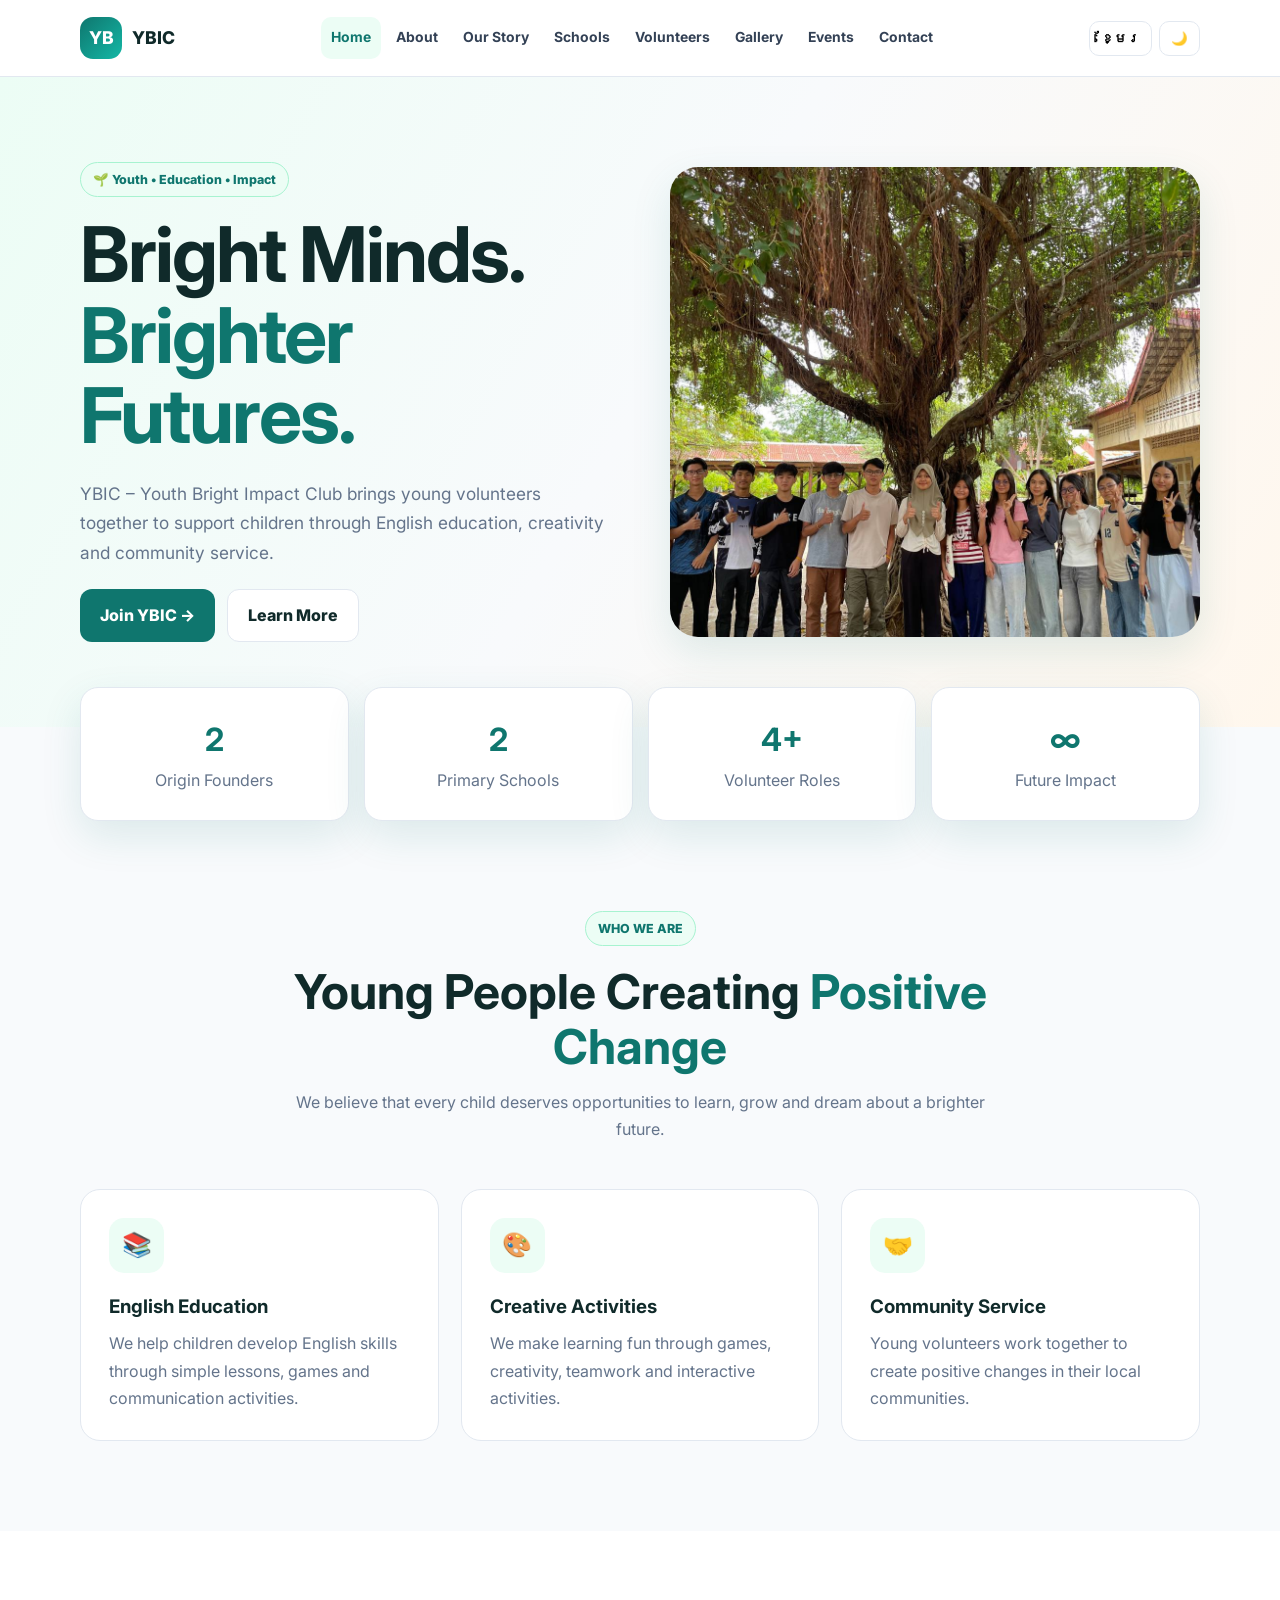
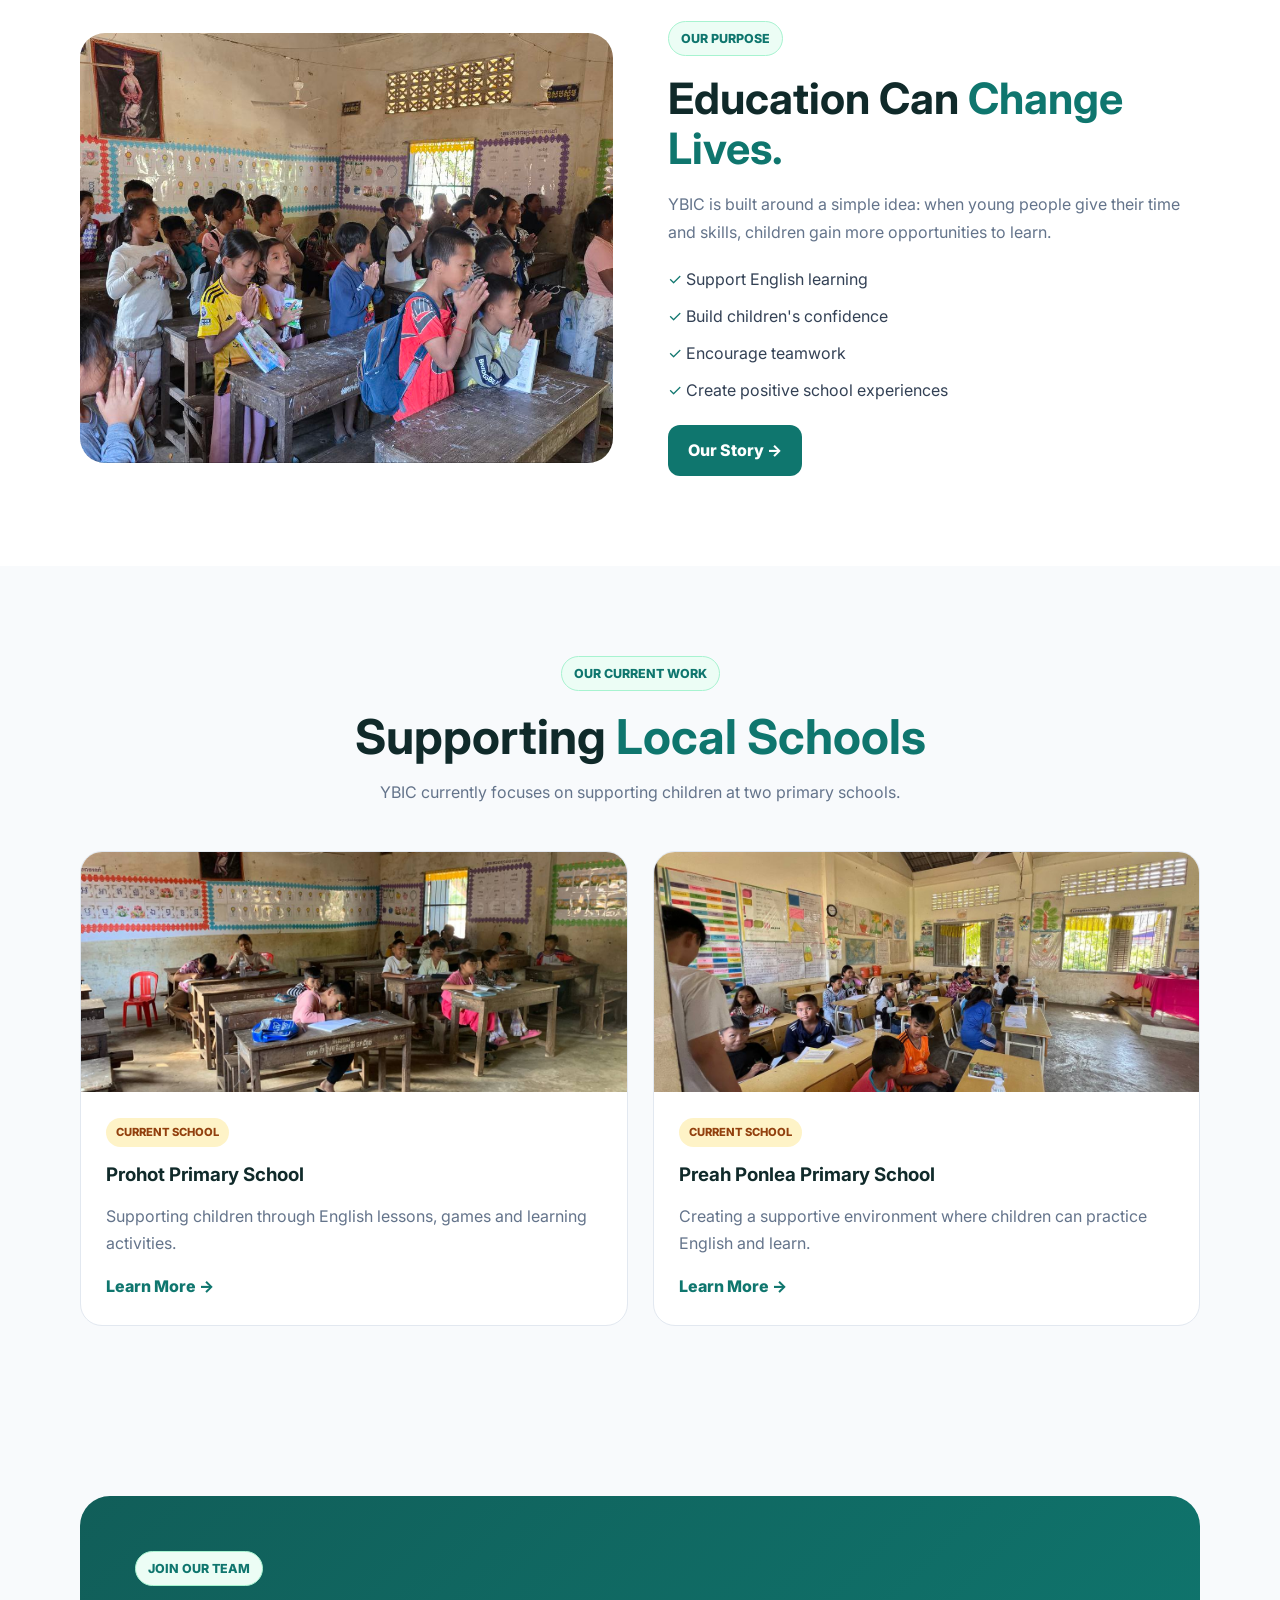
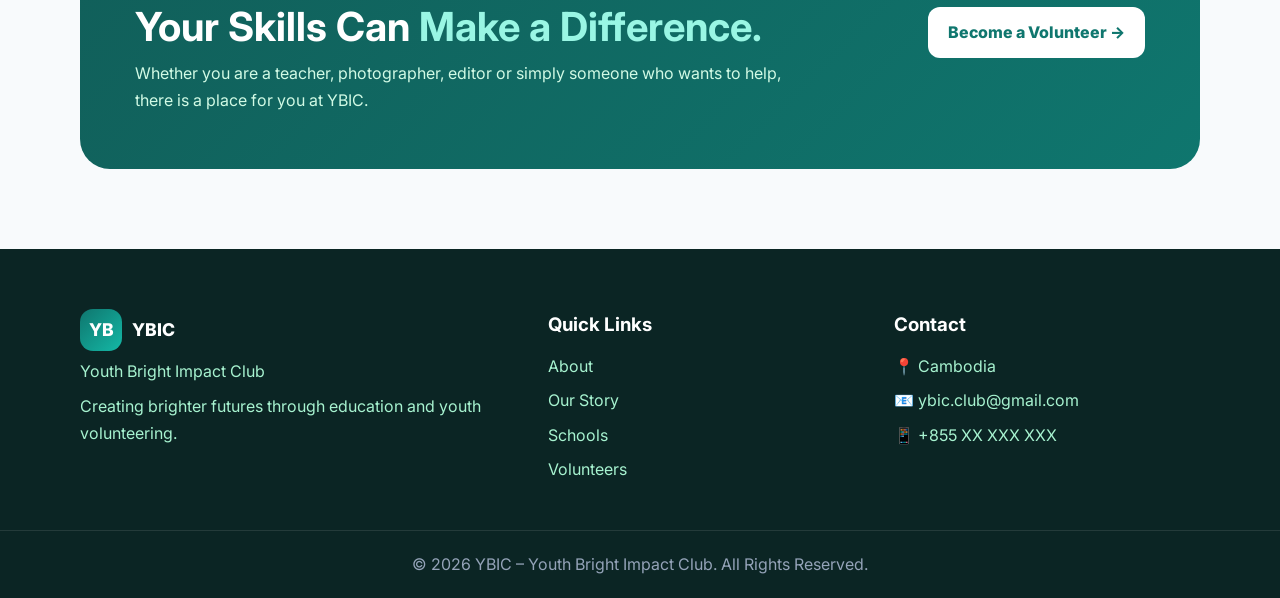
<file: index.html>
<!DOCTYPE html>
<html lang="en">
<head>
    <meta charset="UTF-8">
    <meta name="viewport" content="width=device-width, initial-scale=1.0">

    <title>YBIC | Youth Bright Impact Club</title>

    <link rel="stylesheet" href="style.css">

    <link rel="preconnect" href="https://fonts.googleapis.com">
    <link rel="preconnect" href="https://fonts.gstatic.com" crossorigin>

    <link href="https://fonts.googleapis.com/css2?family=Inter:wght@400;500;600;700;800&family=Noto+Sans+Khmer:wght@400;500;600;700&display=swap" rel="stylesheet">
</head>

<body>

<!-- ================= NAVBAR ================= -->

<header>
    <div class="container navbar">

        <a href="index.html" class="logo">
            <span class="logo-icon">YB</span>
            <span>YBIC</span>
        </a>

        <nav>
            <ul class="nav-links" id="navLinks">

                <li><a href="index.html" class="active">Home</a></li>
                <li><a href="about.html">About</a></li>
                <li><a href="story.html">Our Story</a></li>
                <li><a href="schools.html">Schools</a></li>
                <li><a href="volunteers.html">Volunteers</a></li>
                <li><a href="gallery.html">Gallery</a></li>
                <li><a href="events.html">Events</a></li>
                <li><a href="contact.html">Contact</a></li>

            </ul>
        </nav>

        <div class="nav-buttons">

            <button id="languageBtn">ខ្មែរ</button>

            <button id="darkModeBtn">🌙</button>

            <button id="menuBtn" class="menu-btn">☰</button>

        </div>

    </div>
</header>


<!-- ================= HERO ================= -->

<section class="hero">

    <div class="container hero-content">

        <div class="hero-text">

            <span class="badge">🌱 Youth • Education • Impact</span>

            <h1>
                Bright Minds.
                <span>Brighter Futures.</span>
            </h1>

            <p>
                YBIC – Youth Bright Impact Club brings young volunteers
                together to support children through English education,
                creativity and community service.
            </p>

            <div class="hero-buttons">

                <a href="volunteers.html" class="btn btn-primary">
                    Join YBIC →
                </a>

                <a href="about.html" class="btn btn-secondary">
                    Learn More
                </a>

            </div>

        </div>


        <div class="hero-image">

            <img
                src="./44444444444444444444444444444.jpg"
                alt="Children learning together"
            >

        </div>

    </div>

</section>


<!-- ================= STATS ================= -->

<section class="stats-section">

    <div class="container stats">

        <div class="stat-card">
            <h2>2</h2>
            <p>Origin Founders</p>
        </div>

        <div class="stat-card">
            <h2>2</h2>
            <p>Primary Schools</p>
        </div>

        <div class="stat-card">
            <h2>4+</h2>
            <p>Volunteer Roles</p>
        </div>

        <div class="stat-card">
            <h2>∞</h2>
            <p>Future Impact</p>
        </div>

    </div>

</section>


<!-- ================= ABOUT ================= -->

<section class="section">

    <div class="container">

        <div class="section-title">

            <span class="badge">WHO WE ARE</span>

            <h2>
                Young People Creating
                <span>Positive Change</span>
            </h2>

            <p>
                We believe that every child deserves opportunities
                to learn, grow and dream about a brighter future.
            </p>

        </div>


        <div class="cards">

            <div class="card">

                <div class="card-icon">📚</div>

                <h3>English Education</h3>

                <p>
                    We help children develop English skills through
                    simple lessons, games and communication activities.
                </p>

            </div>


            <div class="card">

                <div class="card-icon">🎨</div>

                <h3>Creative Activities</h3>

                <p>
                    We make learning fun through games, creativity,
                    teamwork and interactive activities.
                </p>

            </div>


            <div class="card">

                <div class="card-icon">🤝</div>

                <h3>Community Service</h3>

                <p>
                    Young volunteers work together to create positive
                    changes in their local communities.
                </p>

            </div>

        </div>

    </div>

</section>


<!-- ================= MISSION ================= -->

<section class="mission">

    <div class="container mission-content">

        <div class="mission-image">

            <img
                src="./99999999999999999999.jpg"
                alt="Teacher helping students"
            >

        </div>


        <div class="mission-text">

            <span class="badge">OUR PURPOSE</span>

            <h2>
                Education Can
                <span>Change Lives.</span>
            </h2>

            <p>
                YBIC is built around a simple idea:
                when young people give their time and skills,
                children gain more opportunities to learn.
            </p>

            <ul>

                <li>✓ Support English learning</li>

                <li>✓ Build children's confidence</li>

                <li>✓ Encourage teamwork</li>

                <li>✓ Create positive school experiences</li>

            </ul>

            <a href="story.html" class="btn btn-primary">
                Our Story →
            </a>

        </div>

    </div>

</section>


<!-- ================= SCHOOLS ================= -->

<section class="section">

    <div class="container">

        <div class="section-title">

            <span class="badge">OUR CURRENT WORK</span>

            <h2>
                Supporting
                <span>Local Schools</span>
            </h2>

            <p>
                YBIC currently focuses on supporting children
                at two primary schools.
            </p>

        </div>


        <div class="school-grid">

            <div class="school-card">

                <img
                    src="./prohot.jpg"
                    alt="Prohot Primary School"
                >

                <div class="school-content">

                    <span class="small-badge">
                        CURRENT SCHOOL
                    </span>

                    <h3>
                        Prohot Primary School
                    </h3>

                    <p>
                        Supporting children through English lessons,
                        games and learning activities.
                    </p>

                    <a href="schools.html">
                        Learn More →
                    </a>

                </div>

            </div>


            <div class="school-card">

                <img
                    src="./preah ponlea.jpg"
                    alt="Preah Ponlea Primary School"
                >

                <div class="school-content">

                    <span class="small-badge">
                        CURRENT SCHOOL
                    </span>

                    <h3>
                        Preah Ponlea Primary School
                    </h3>

                    <p>
                        Creating a supportive environment where
                        children can practice English and learn.
                    </p>

                    <a href="schools.html">
                        Learn More →
                    </a>

                </div>

            </div>

        </div>

    </div>

</section>


<!-- ================= VOLUNTEER ================= -->

<section class="join-section">

    <div class="container join-box">

        <div>

            <span class="badge">JOIN OUR TEAM</span>

            <h2>
                Your Skills Can
                <span>Make a Difference.</span>
            </h2>

            <p>
                Whether you are a teacher, photographer, editor
                or simply someone who wants to help, there is
                a place for you at YBIC.
            </p>

        </div>


        <a href="volunteers.html" class="btn btn-white">
            Become a Volunteer →
        </a>

    </div>

</section>


<!-- ================= FOOTER ================= -->

<footer>

    <div class="container footer-grid">

        <div>

            <div class="footer-logo">
                <span class="logo-icon">YB</span>
                YBIC
            </div>

            <p>
                Youth Bright Impact Club
            </p>

            <p>
                Creating brighter futures through
                education and youth volunteering.
            </p>

        </div>


        <div>

            <h3>Quick Links</h3>

            <a href="about.html">About</a>
            <a href="story.html">Our Story</a>
            <a href="schools.html">Schools</a>
            <a href="volunteers.html">Volunteers</a>

        </div>


        <div>

            <h3>Contact</h3>

            <p>📍 Cambodia</p>

            <p>📧 ybic.club@gmail.com</p>

            <p>📱 +855 XX XXX XXX</p>

        </div>

    </div>


    <div class="copyright">

        © <span id="year"></span>
        YBIC – Youth Bright Impact Club.
        All Rights Reserved.

    </div>

</footer>


<script src="script.js"></script>

</body>
</html>
</file>
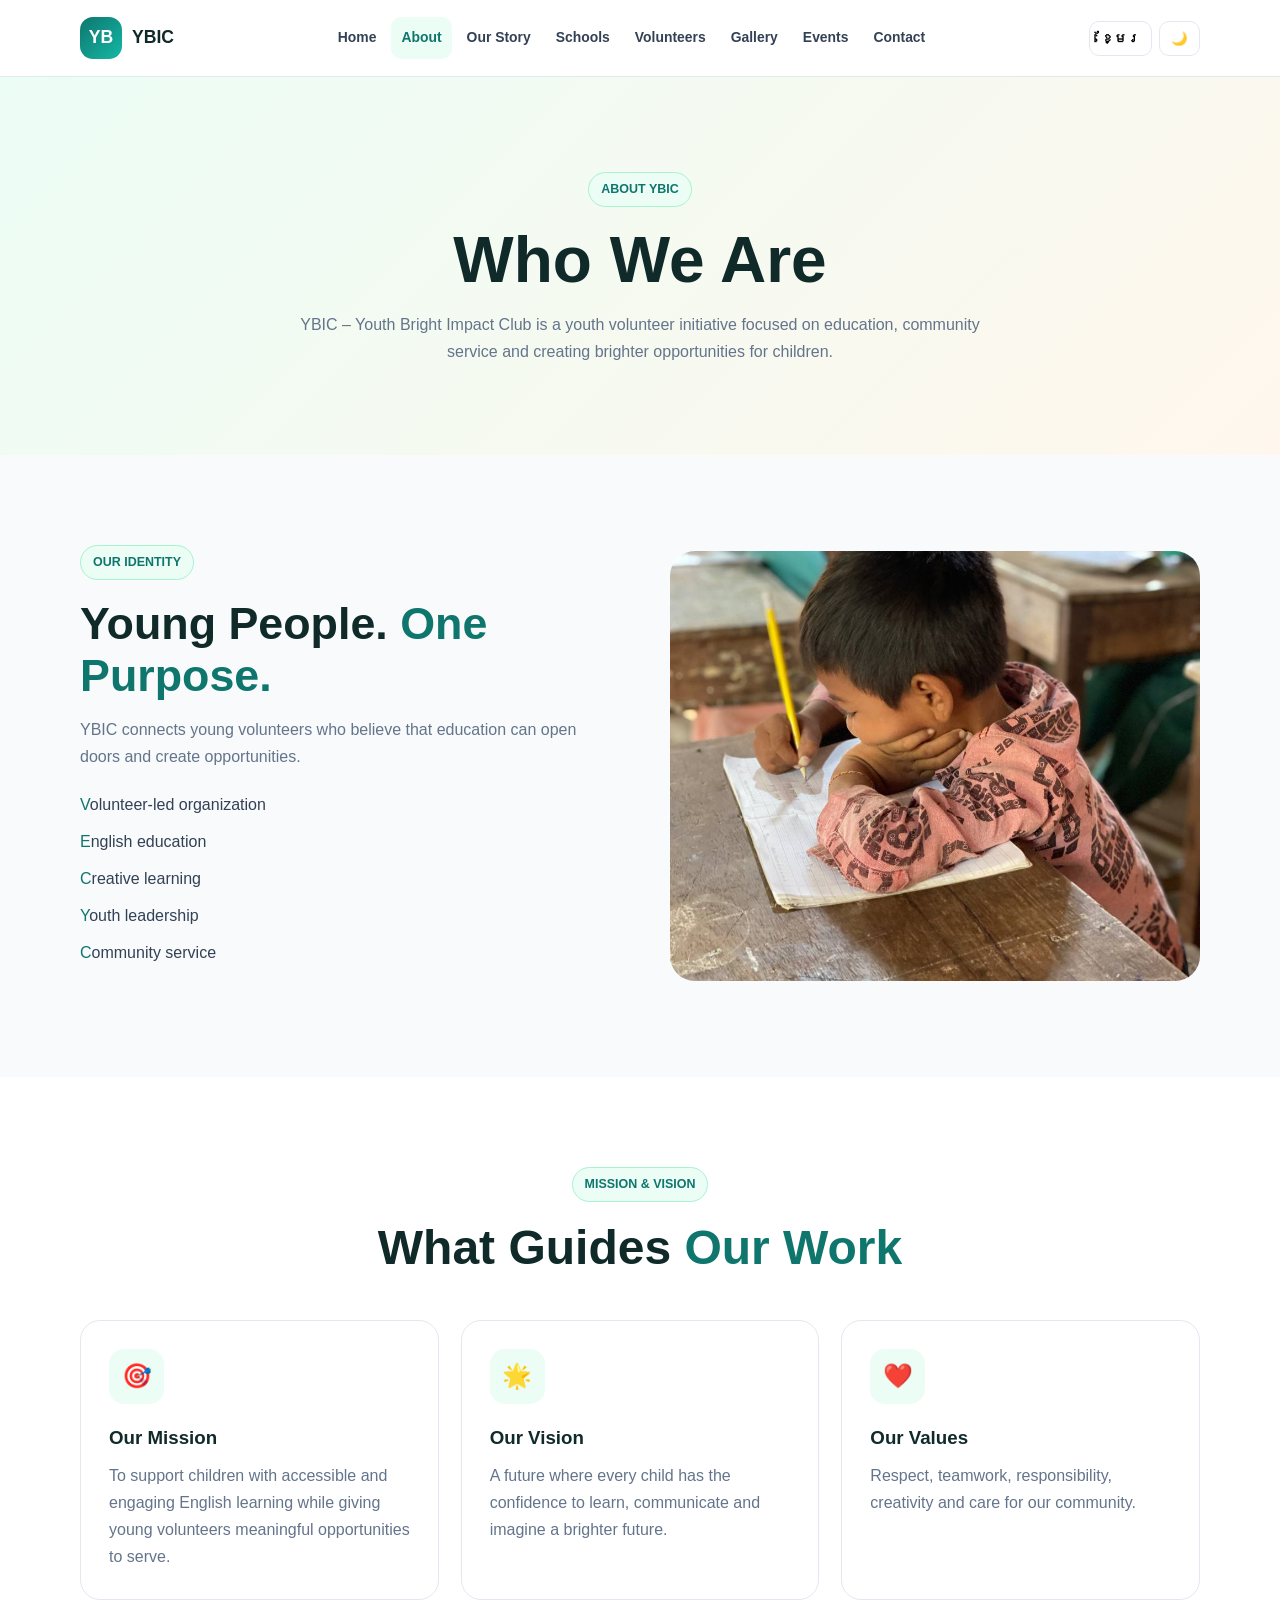
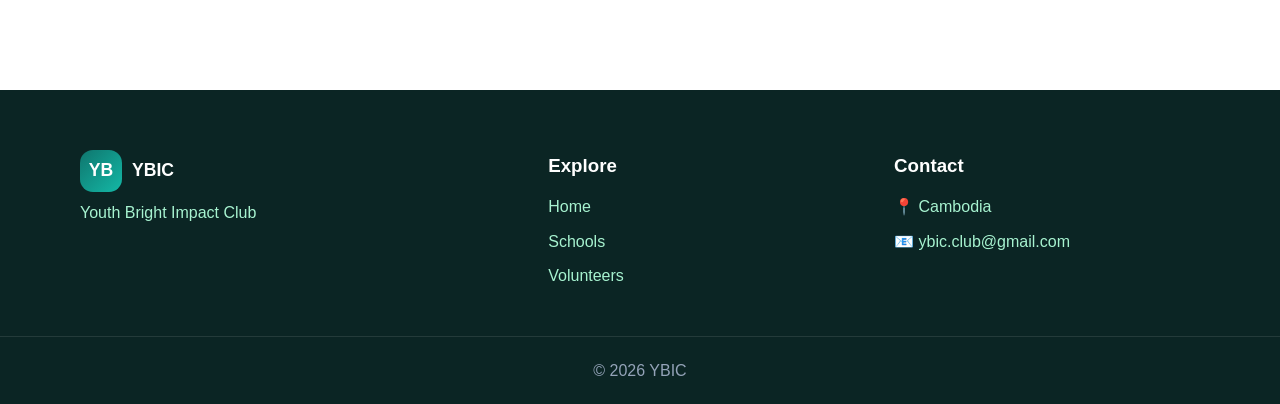
<file: about.html>
<!DOCTYPE html>
<html lang="en">

<head>

    <meta charset="UTF-8">

    <meta name="viewport"
          content="width=device-width, initial-scale=1.0">

    <title>About YBIC</title>

    <link rel="stylesheet" href="style.css">

</head>

<body>

<header>

    <div class="container navbar">

        <a href="index.html" class="logo">
            <span class="logo-icon">YB</span>
            YBIC
        </a>

        <nav>

            <ul class="nav-links" id="navLinks">

                <li><a href="index.html">Home</a></li>

                <li><a href="about.html" class="active">
                    About
                </a></li>

                <li><a href="story.html">
                    Our Story
                </a></li>

                <li><a href="schools.html">
                    Schools
                </a></li>

                <li><a href="volunteers.html">
                    Volunteers
                </a></li>

                <li><a href="gallery.html">
                    Gallery
                </a></li>

                <li><a href="events.html">
                    Events
                </a></li>

                <li><a href="contact.html">
                    Contact
                </a></li>

            </ul>

        </nav>

        <div class="nav-buttons">

            <button id="languageBtn">ខ្មែរ</button>

            <button id="darkModeBtn">🌙</button>

            <button id="menuBtn" class="menu-btn">
                ☰
            </button>

        </div>

    </div>

</header>


<section class="page-hero">

    <div class="container">

        <span class="badge">ABOUT YBIC</span>

        <h1>Who We Are</h1>

        <p>
            YBIC – Youth Bright Impact Club is a youth volunteer
            initiative focused on education, community service
            and creating brighter opportunities for children.
        </p>

    </div>

</section>


<section class="section">

    <div class="container two-column">

        <div>

            <span class="badge">
                OUR IDENTITY
            </span>

            <h2>
                Young People.
                <span>One Purpose.</span>
            </h2>

            <p>
                YBIC connects young volunteers who believe that
                education can open doors and create opportunities.
            </p>

            <ul class="check-list">

                <li>Volunteer-led organization</li>

                <li>English education</li>

                <li>Creative learning</li>

                <li>Youth leadership</li>

                <li>Community service</li>

            </ul>

        </div>


        <div class="image-box">

            <img
                src="./8888888888888888888.jpg"
                alt="Youth volunteers"
            >

        </div>

    </div>

</section>


<section class="light-section">

    <div class="container">

        <div class="section-title">

            <span class="badge">
                MISSION & VISION
            </span>

            <h2>
                What Guides
                <span>Our Work</span>
            </h2>

        </div>


        <div class="cards">

            <div class="card">

                <div class="card-icon">🎯</div>

                <h3>Our Mission</h3>

                <p>
                    To support children with accessible and
                    engaging English learning while giving young
                    volunteers meaningful opportunities to serve.
                </p>

            </div>


            <div class="card">

                <div class="card-icon">🌟</div>

                <h3>Our Vision</h3>

                <p>
                    A future where every child has the confidence
                    to learn, communicate and imagine a brighter future.
                </p>

            </div>


            <div class="card">

                <div class="card-icon">❤️</div>

                <h3>Our Values</h3>

                <p>
                    Respect, teamwork, responsibility, creativity
                    and care for our community.
                </p>

            </div>

        </div>

    </div>

</section>


<footer>

    <div class="container footer-grid">

        <div>

            <div class="footer-logo">
                <span class="logo-icon">YB</span>
                YBIC
            </div>

            <p>
                Youth Bright Impact Club
            </p>

        </div>


        <div>

            <h3>Explore</h3>

            <a href="index.html">Home</a>
            <a href="schools.html">Schools</a>
            <a href="volunteers.html">Volunteers</a>

        </div>


        <div>

            <h3>Contact</h3>

            <p>📍 Cambodia</p>
            <p>📧 ybic.club@gmail.com</p>

        </div>

    </div>


    <div class="copyright">
        © <span id="year"></span> YBIC
    </div>

</footer>


<script src="script.js"></script>

</body>
</html>
</file>
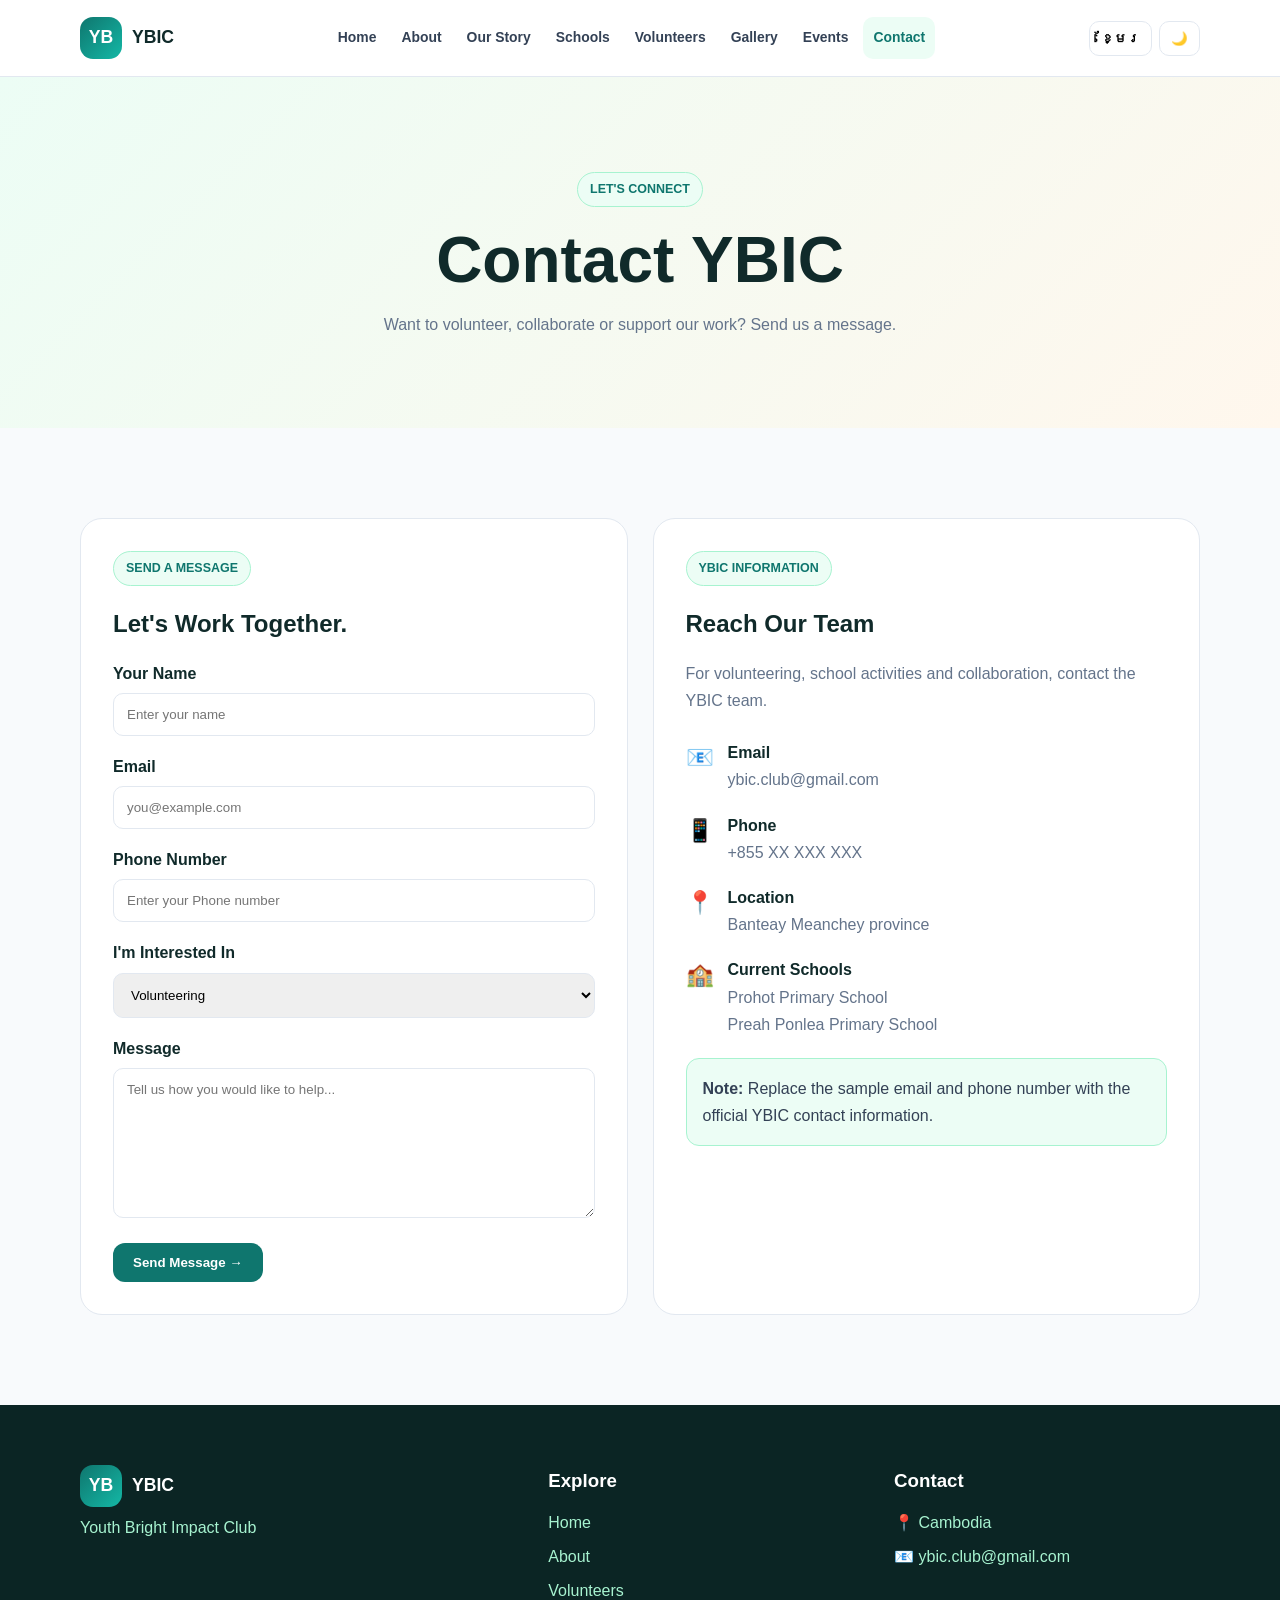
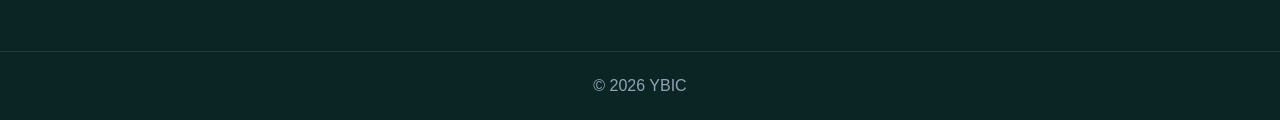
<file: contact.html>
<!DOCTYPE html>
<html lang="en">

<head>

<meta charset="UTF-8">

<meta name="viewport"
content="width=device-width, initial-scale=1.0">

<title>Contact YBIC</title>

<link rel="stylesheet"
href="style.css">

</head>

<body>

<header>

<div class="container navbar">

<a href="index.html"
class="logo">

<span class="logo-icon">YB</span>
YBIC

</a>

<nav>

<ul class="nav-links"
id="navLinks">

<li><a href="index.html">
Home
</a></li>

<li><a href="about.html">
About
</a></li>

<li><a href="story.html">
Our Story
</a></li>

<li><a href="schools.html">
Schools
</a></li>

<li><a href="volunteers.html">
Volunteers
</a></li>

<li><a href="gallery.html">
Gallery
</a></li>

<li><a href="events.html">
Events
</a></li>

<li><a href="contact.html"
class="active">
Contact
</a></li>

</ul>

</nav>

<div class="nav-buttons">

<button id="languageBtn">
ខ្មែរ
</button>

<button id="darkModeBtn">
🌙
</button>

<button id="menuBtn"
class="menu-btn">
☰
</button>

</div>

</div>

</header>


<section class="page-hero">

<div class="container">

<span class="badge">
LET'S CONNECT
</span>

<h1>
Contact YBIC
</h1>

<p>
Want to volunteer, collaborate or support our work?
Send us a message.
</p>

</div>

</section>


<section class="section">

<div class="container contact-grid">


<!-- CONTACT FORM -->

<div class="contact-card">

<span class="badge">
SEND A MESSAGE
</span>

<h2>
Let's Work Together.
</h2>

<form id="contactForm">

<form id="contactForm">

    <div class="form-group">

        <label>Your Name</label>

        <input
            type="text"
            id="name"
            placeholder="Enter your name"
            required
        >

    </div>


    <div class="form-group">

        <label>Email</label>

        <input
            type="email"
            id="email"
            placeholder="you@example.com"
            required
        >

    </div>
   


    
    <div class="form-group">

        <label>Phone Number</label>

        <input
            type="Phone Number"
            id="email"
            placeholder="Enter your Phone number"
            required
        >

    </div>


   

</form>


<div class="form-group">

<label>
I'm Interested In
</label>

<select id="role">

<option>
Volunteering
</option>

<option>
Teaching
</option>

<option>
Photography
</option>

<option>
Editing
</option>

<option>
Partnership
</option>

<option>
Other
</option>

</select>

</div>


<div class="form-group">

<label>
Message
</label>

<textarea
id="message"
placeholder="Tell us how you would like to help..."
required>
</textarea>

</div>


<button
type="submit"
class="btn btn-primary">

Send Message →

</button>

</form>

</div>


<!-- CONTACT INFORMATION -->

<div class="contact-card">

<span class="badge">
YBIC INFORMATION
</span>

<h2>
Reach Our Team
</h2>

<p>
For volunteering, school activities and collaboration,
contact the YBIC team.
</p>


<div class="contact-info">


<div class="contact-item">

<span>📧</span>

<div>

<strong>Email</strong>

<p>
ybic.club@gmail.com
</p>

</div>

</div>


<div class="contact-item">

<span>📱</span>

<div>

<strong>Phone</strong>

<p>
+855 XX XXX XXX
</p>

</div>

</div>


<div class="contact-item">

<span>📍</span>

<div>

<strong>Location</strong>

<p>
Banteay Meanchey province
</p>

</div>

</div>


<div class="contact-item">

<span>🏫</span>

<div>

<strong>Current Schools</strong>

<p>
Prohot Primary School
<br>

Preah Ponlea Primary School

</p>

</div>

</div>


</div>


<div class="notice">

<strong>Note:</strong>

Replace the sample email and phone number
with the official YBIC contact information.

</div>

</div>

</div>

</section>


<footer>

<div class="container footer-grid">

<div>

<div class="footer-logo">

<span class="logo-icon">YB</span>
YBIC

</div>

<p>
Youth Bright Impact Club
</p>

</div>


<div>

<h3>Explore</h3>

<a href="index.html">
Home
</a>

<a href="about.html">
About
</a>

<a href="volunteers.html">
Volunteers
</a>

</div>


<div>

<h3>Contact</h3>

<p>📍 Cambodia</p>

<p>📧 ybic.club@gmail.com</p>

</div>

</div>


<div class="copyright">

© <span id="year"></span>
YBIC

</div>

</footer>


<div id="toast">
Thank you! Your message has been received.
</div>


<script src="script.js"></script>

</body>

</html>
</file>
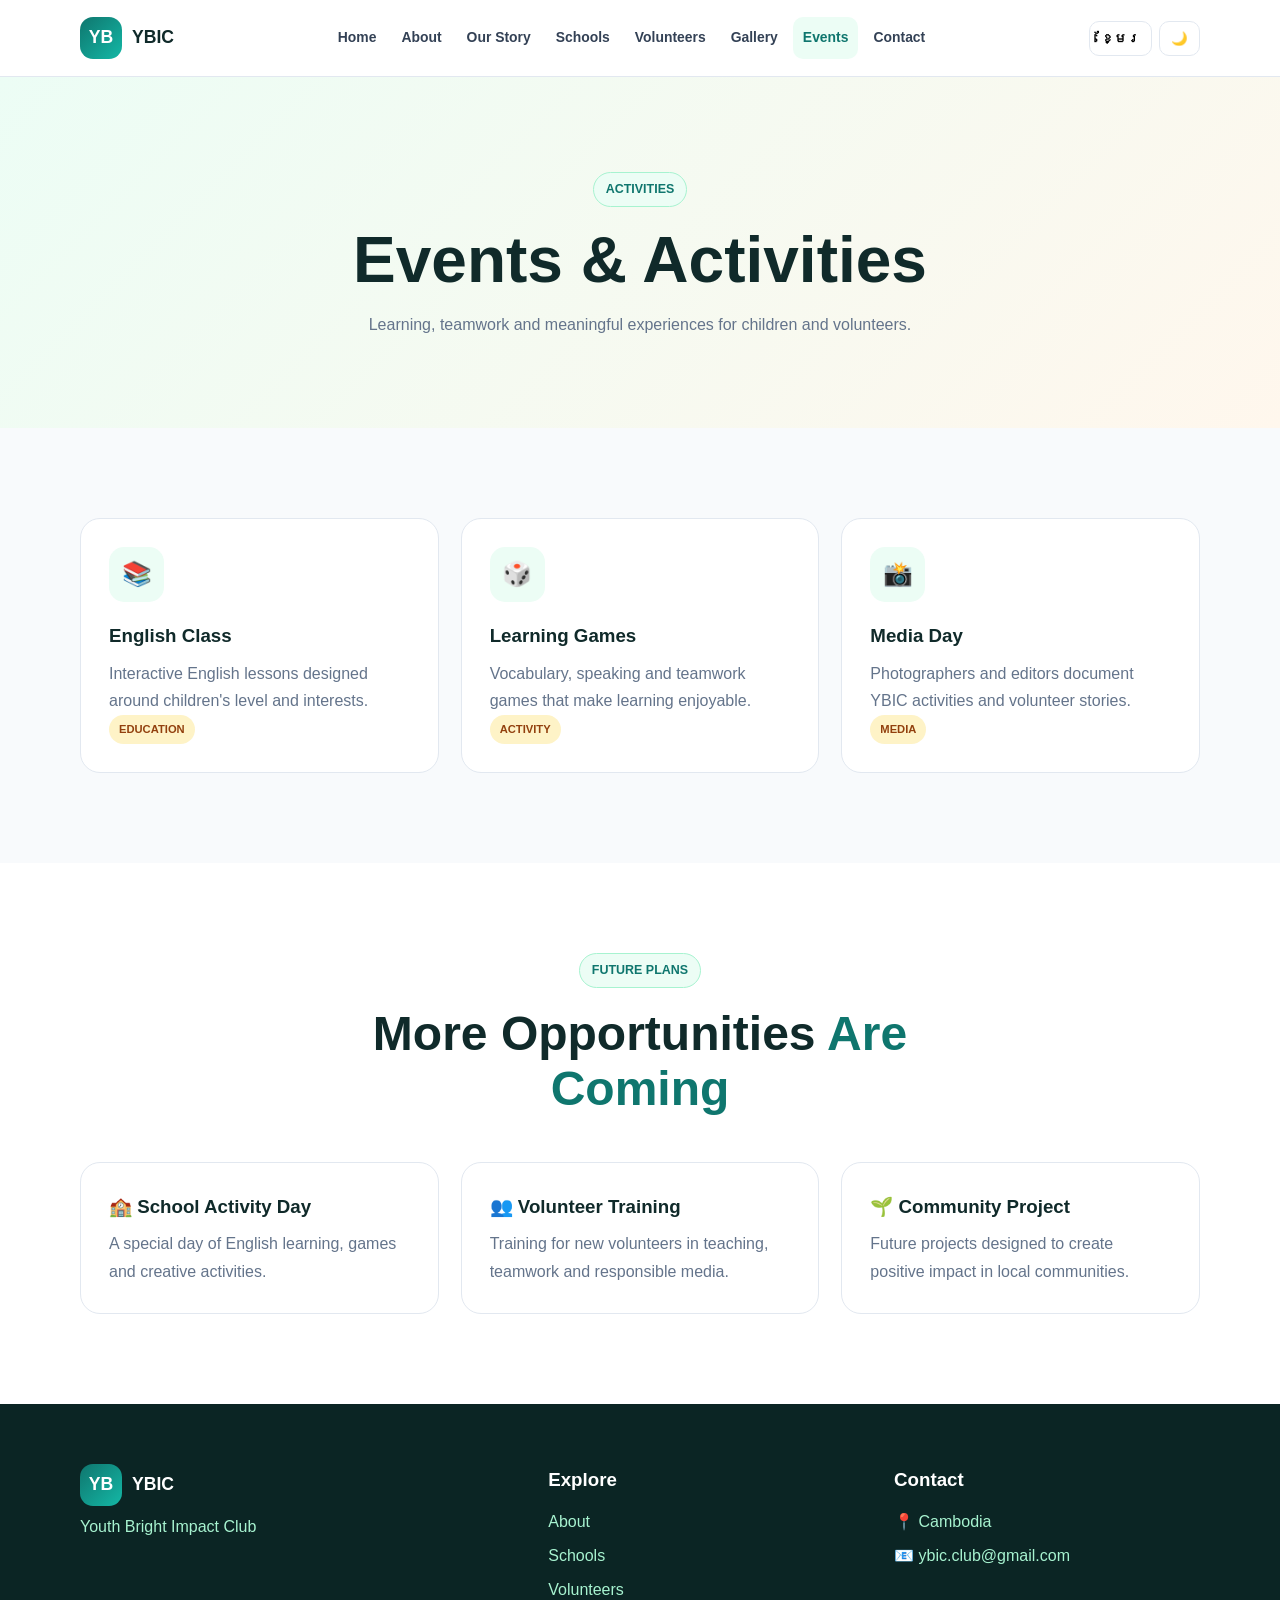
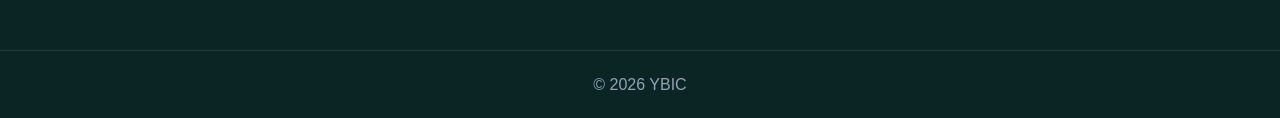
<file: events.html>
<!DOCTYPE html>
<html lang="en">

<head>

<meta charset="UTF-8">

<meta name="viewport"
content="width=device-width, initial-scale=1.0">

<title>Events | YBIC</title>

<link rel="stylesheet"
href="style.css">

</head>

<body>

<header>

<div class="container navbar">

<a href="index.html"
class="logo">

<span class="logo-icon">YB</span>
YBIC

</a>

<nav>

<ul class="nav-links"
id="navLinks">

<li><a href="index.html">Home</a></li>

<li><a href="about.html">About</a></li>

<li><a href="story.html">Our Story</a></li>

<li><a href="schools.html">Schools</a></li>

<li><a href="volunteers.html">Volunteers</a></li>

<li><a href="gallery.html">Gallery</a></li>

<li><a href="events.html"
class="active">
Events
</a></li>

<li><a href="contact.html">Contact</a></li>

</ul>

</nav>

<div class="nav-buttons">

<button id="languageBtn">
ខ្មែរ
</button>

<button id="darkModeBtn">
🌙
</button>

<button id="menuBtn"
class="menu-btn">
☰
</button>

</div>

</div>

</header>


<section class="page-hero">

<div class="container">

<span class="badge">
ACTIVITIES
</span>

<h1>
Events & Activities
</h1>

<p>
Learning, teamwork and meaningful experiences
for children and volunteers.
</p>

</div>

</section>


<section class="section">

<div class="container">

<div class="cards">


<div class="card">

<div class="card-icon">
📚
</div>

<h3>
English Class
</h3>

<p>
Interactive English lessons designed around
children's level and interests.
</p>

<span class="small-badge">
EDUCATION
</span>

</div>


<div class="card">

<div class="card-icon">
🎲
</div>

<h3>
Learning Games
</h3>

<p>
Vocabulary, speaking and teamwork games
that make learning enjoyable.
</p>

<span class="small-badge">
ACTIVITY
</span>

</div>


<div class="card">

<div class="card-icon">
📸
</div>

<h3>
Media Day
</h3>

<p>
Photographers and editors document YBIC
activities and volunteer stories.
</p>

<span class="small-badge">
MEDIA
</span>

</div>


</div>

</div>

</section>


<section class="light-section">

<div class="container">

<div class="section-title">

<span class="badge">
FUTURE PLANS
</span>

<h2>
More Opportunities
<span>Are Coming</span>
</h2>

</div>


<div class="cards">


<div class="card">

<h3>
🏫 School Activity Day
</h3>

<p>
A special day of English learning, games
and creative activities.
</p>

</div>


<div class="card">

<h3>
👥 Volunteer Training
</h3>

<p>
Training for new volunteers in teaching,
teamwork and responsible media.
</p>

</div>


<div class="card">

<h3>
🌱 Community Project
</h3>

<p>
Future projects designed to create positive
impact in local communities.
</p>

</div>


</div>

</div>

</section>


<footer>

<div class="container footer-grid">

<div>

<div class="footer-logo">

<span class="logo-icon">YB</span>
YBIC

</div>

<p>
Youth Bright Impact Club
</p>

</div>


<div>

<h3>Explore</h3>

<a href="about.html">About</a>

<a href="schools.html">Schools</a>

<a href="volunteers.html">Volunteers</a>

</div>


<div>

<h3>Contact</h3>

<p>📍 Cambodia</p>

<p>📧 ybic.club@gmail.com</p>

</div>

</div>


<div class="copyright">

© <span id="year"></span>
YBIC

</div>

</footer>


<script src="script.js"></script>

</body>

</html>
</file>
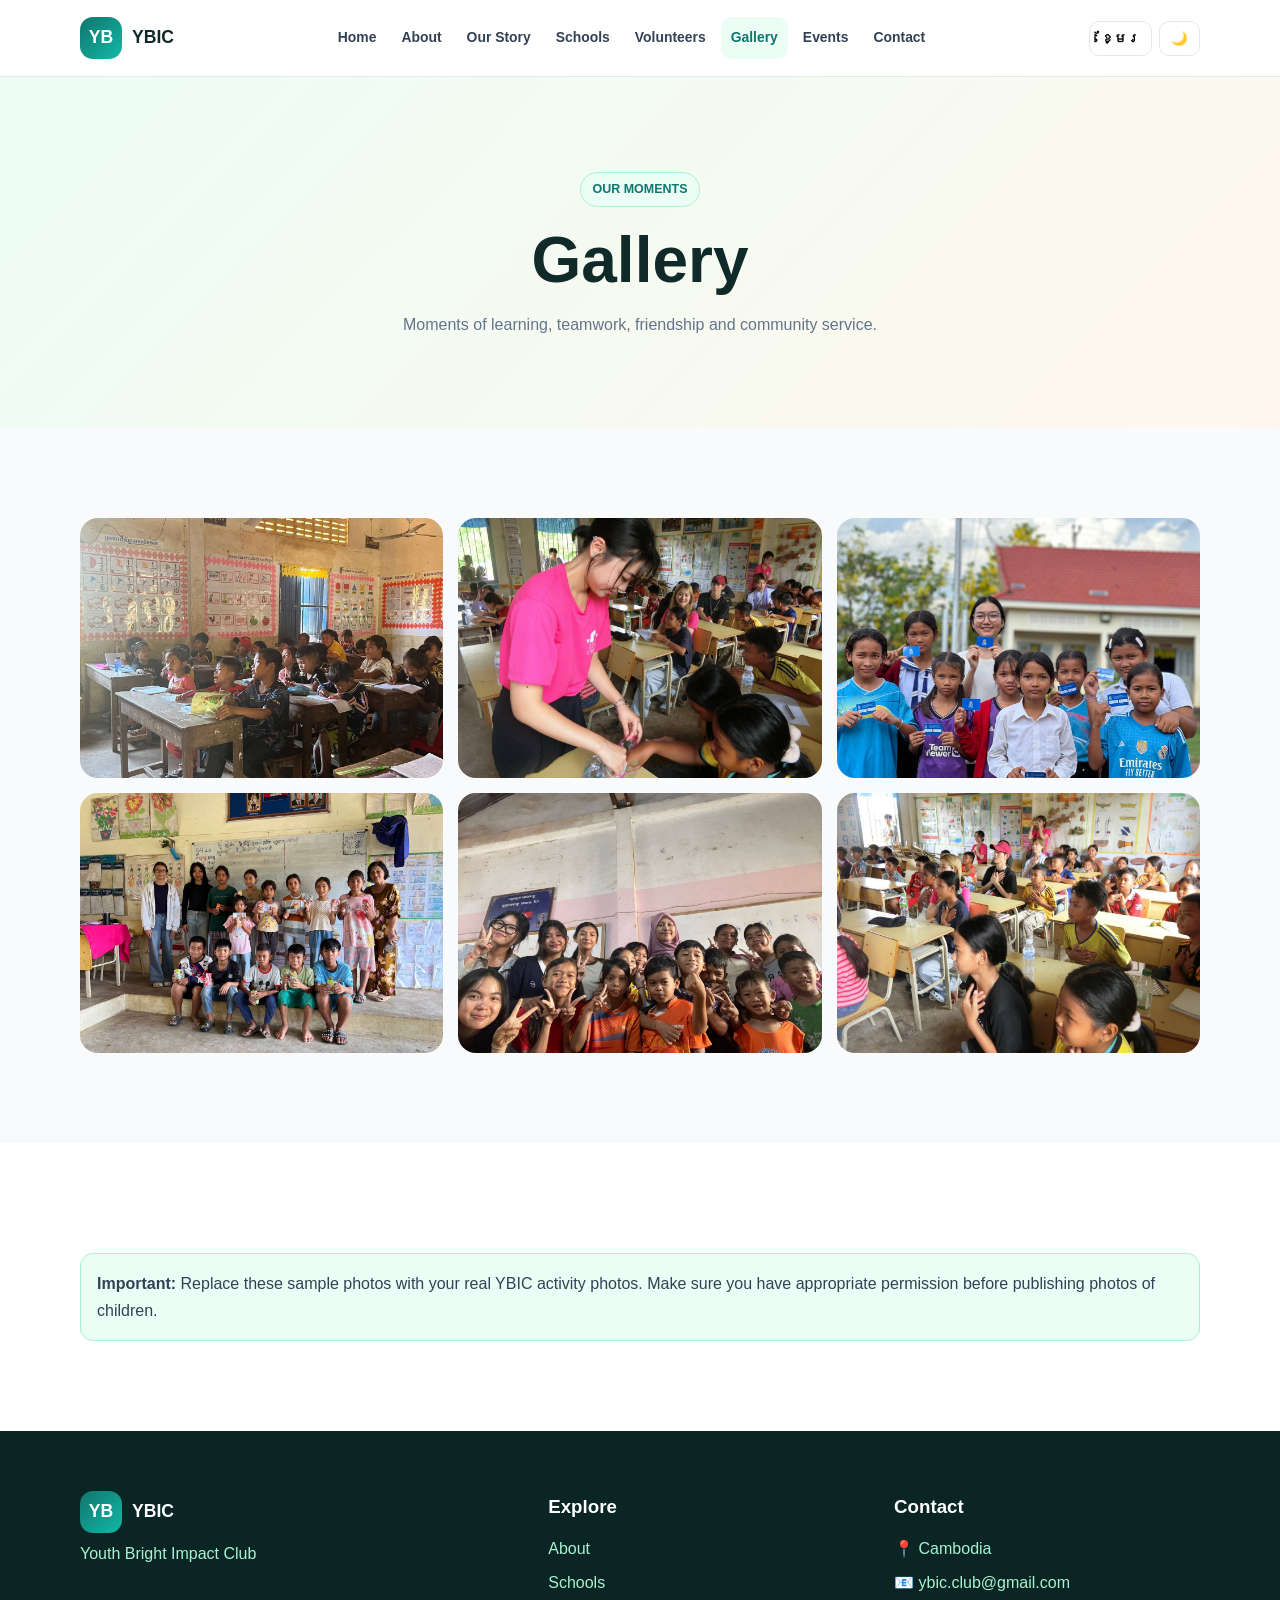
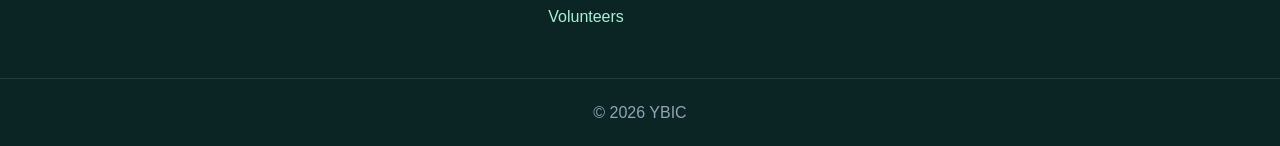
<file: gallery.html>
<!DOCTYPE html>
<html lang="en">

<head>

<meta charset="UTF-8">

<meta name="viewport"
content="width=device-width, initial-scale=1.0">

<title>Gallery | YBIC</title>

<link rel="stylesheet"
href="style.css">

</head>

<body>

<header>

<div class="container navbar">

<a href="index.html"
class="logo">

<span class="logo-icon">YB</span>
YBIC

</a>

<nav>

<ul class="nav-links"
id="navLinks">

<li><a href="index.html">Home</a></li>

<li><a href="about.html">About</a></li>

<li><a href="story.html">Our Story</a></li>

<li><a href="schools.html">Schools</a></li>

<li><a href="volunteers.html">
Volunteers
</a></li>

<li><a href="gallery.html"
class="active">
Gallery
</a></li>

<li><a href="events.html">Events</a></li>

<li><a href="contact.html">Contact</a></li>

</ul>

</nav>

<div class="nav-buttons">

<button id="languageBtn">
ខ្មែរ
</button>

<button id="darkModeBtn">
🌙
</button>

<button id="menuBtn"
class="menu-btn">
☰
</button>

</div>

</div>

</header>


<section class="page-hero">

<div class="container">

<span class="badge">
OUR MOMENTS
</span>

<h1>
Gallery
</h1>

<p>
Moments of learning, teamwork, friendship
and community service.
</p>

</div>

</section>


<section class="section">

<div class="container">

<div class="gallery-grid">


<img src="111111111111111111.jpg"
alt="Children learning">


<img src="./222222222222222222.jpg"
alt="Teacher and children">


<img src="./333333333333333333.jpg"
alt="Volunteers">


<img src="./777777777777777777777777777.jpg"
alt="Young volunteer">


<img src="./55555555555555555.jpg"
alt="Students">


<img src="./666666666666666.jpg"
alt="Classroom">

</div>

</div>

</section>


<section class="light-section">

<div class="container">

<div class="notice">

<strong> Important:</strong>

Replace these sample photos with your real
YBIC activity photos. Make sure you have
appropriate permission before publishing
photos of children.

</div>

</div>

</section>


<footer>

<div class="container footer-grid">

<div>

<div class="footer-logo">

<span class="logo-icon">YB</span>
YBIC

</div>

<p>
Youth Bright Impact Club
</p>

</div>


<div>

<h3>Explore</h3>

<a href="about.html">About</a>

<a href="schools.html">
Schools
</a>

<a href="volunteers.html">
Volunteers
</a>

</div>


<div>

<h3>Contact</h3>

<p>📍 Cambodia</p>

<p>📧 ybic.club@gmail.com</p>

</div>

</div>


<div class="copyright">

© <span id="year"></span>
YBIC

</div>

</footer>


<script src="script.js"></script>

</body>

</html>
</file>
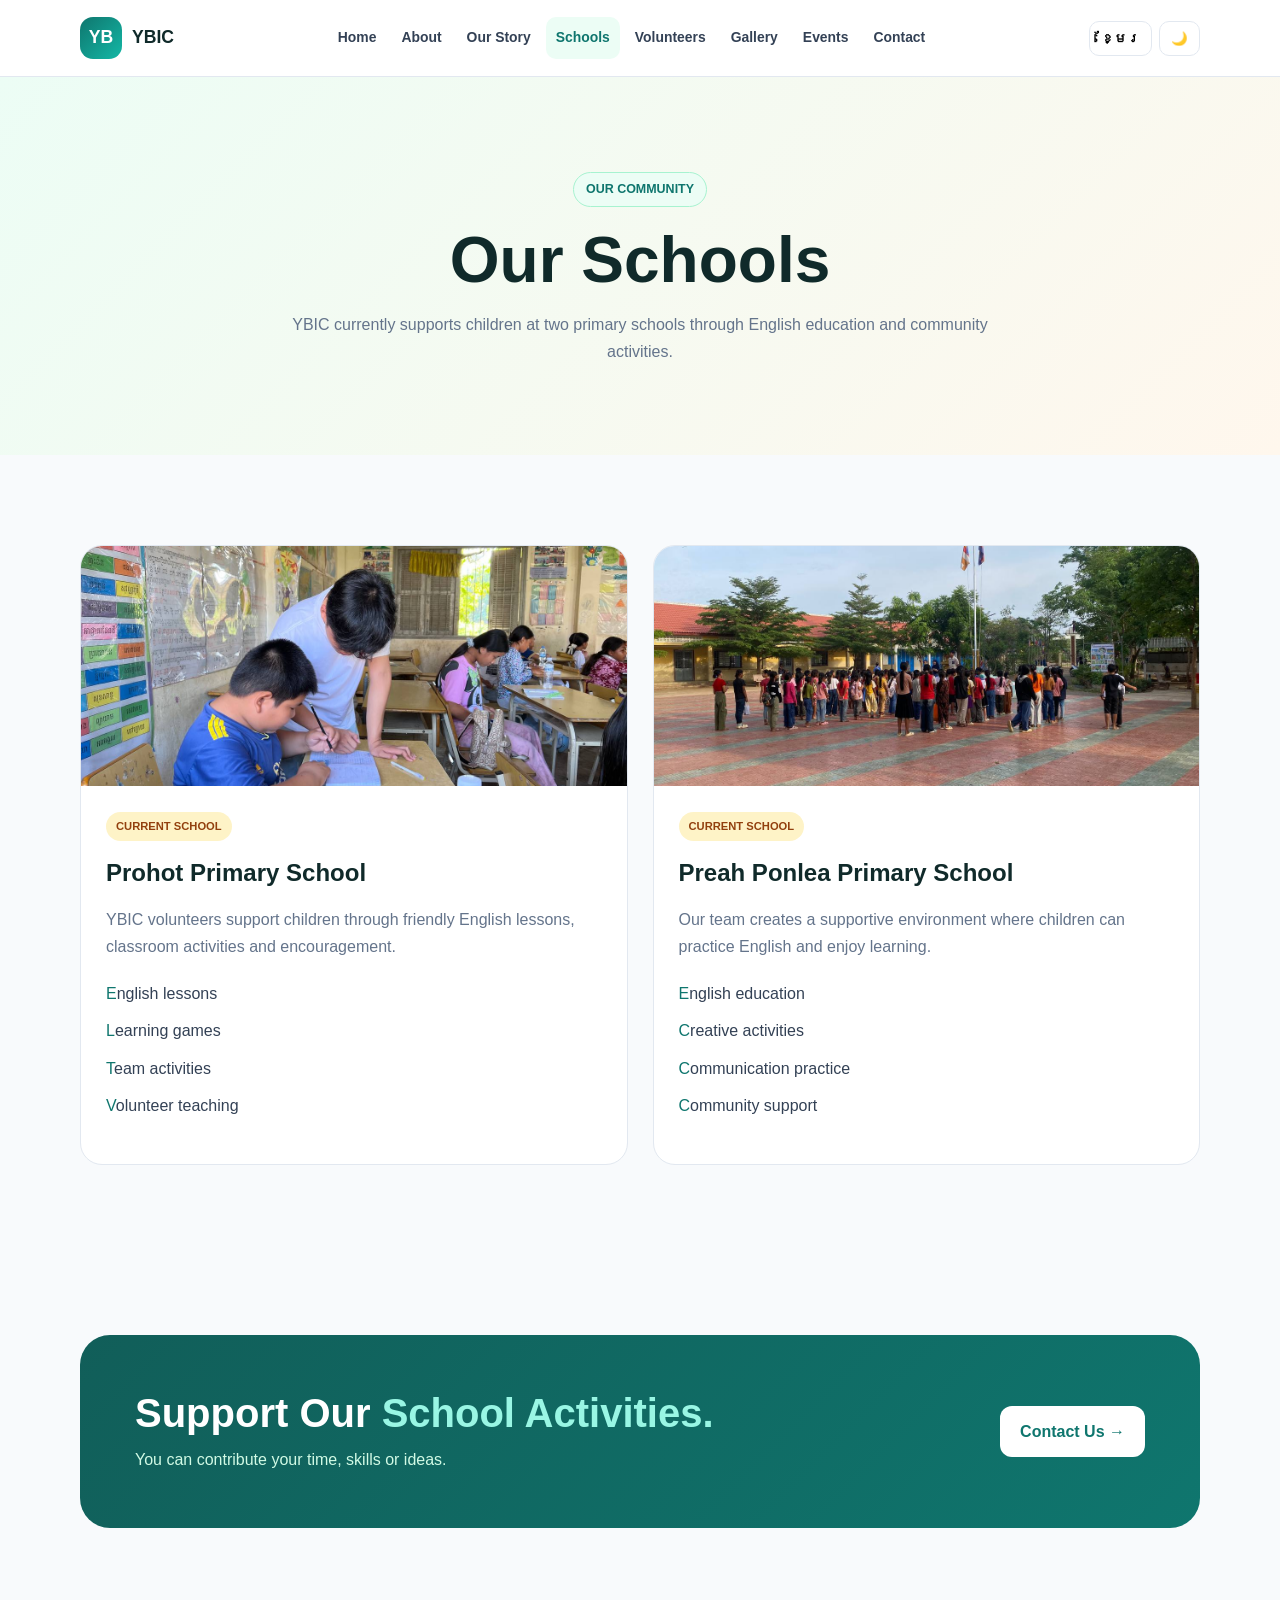
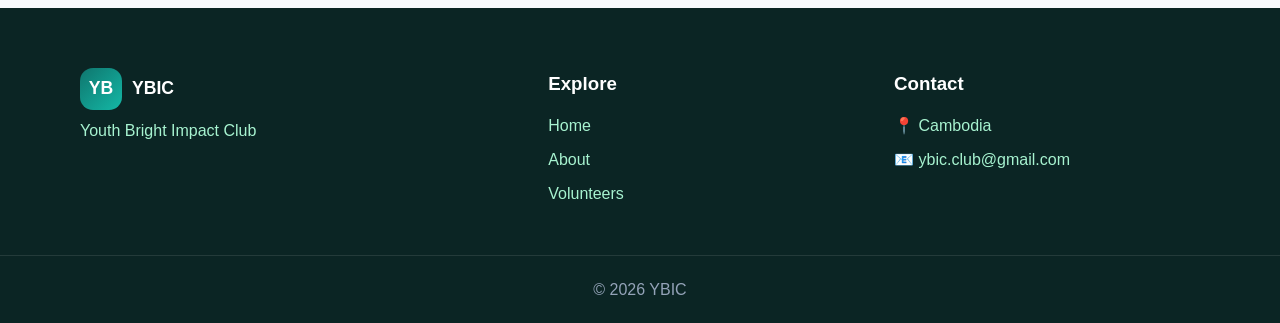
<file: schools.html>
<!DOCTYPE html>
<html lang="en">

<head>

<meta charset="UTF-8">

<meta name="viewport"
content="width=device-width, initial-scale=1.0">

<title>Our Schools | YBIC</title>

<link rel="stylesheet"
href="style.css">

</head>

<body>

<header>

<div class="container navbar">

<a href="index.html"
class="logo">

<span class="logo-icon">YB</span>

YBIC

</a>

<nav>

<ul class="nav-links"
id="navLinks">

<li><a href="index.html">
Home
</a></li>

<li><a href="about.html">
About
</a></li>

<li><a href="story.html">
Our Story
</a></li>

<li><a href="schools.html"
class="active">
Schools
</a></li>

<li><a href="volunteers.html">
Volunteers
</a></li>

<li><a href="gallery.html">
Gallery
</a></li>

<li><a href="events.html">
Events
</a></li>

<li><a href="contact.html">
Contact
</a></li>

</ul>

</nav>

<div class="nav-buttons">

<button id="languageBtn">ខ្មែរ</button>

<button id="darkModeBtn">🌙</button>

<button id="menuBtn"
class="menu-btn">
☰
</button>

</div>

</div>

</header>


<section class="page-hero">

<div class="container">

<span class="badge">
OUR COMMUNITY
</span>

<h1>Our Schools</h1>

<p>
YBIC currently supports children at two primary schools
through English education and community activities.
</p>

</div>

</section>


<section class="section">

<div class="container">

<div class="school-grid">


<div class="school-card">

<img
src="./prohot2.jpg"
alt="Prohot Primary School">

<div class="school-content">

<span class="small-badge">
CURRENT SCHOOL
</span>

<h2>
Prohot Primary School
</h2>

<p>
YBIC volunteers support children through friendly
English lessons, classroom activities and encouragement.
</p>

<ul class="check-list">

<li>English lessons</li>

<li>Learning games</li>

<li>Team activities</li>

<li>Volunteer teaching</li>

</ul>

</div>

</div>


<div class="school-card">

<img
src="./preah ponlea2.jpg"
alt="Preah Ponlea Primary School">

<div class="school-content">

<span class="small-badge">
CURRENT SCHOOL
</span>

<h2>
Preah Ponlea Primary School
</h2>

<p>
Our team creates a supportive environment where
children can practice English and enjoy learning.
</p>

<ul class="check-list">

<li>English education</li>

<li>Creative activities</li>

<li>Communication practice</li>

<li>Community support</li>

</ul>

</div>

</div>


</div>

</div>

</section>


<section class="join-section">

<div class="container join-box">

<div>

<h2>
Support Our
<span>School Activities.</span>
</h2>

<p>
You can contribute your time, skills or ideas.
</p>

</div>

<a href="contact.html"
class="btn btn-white">

Contact Us →

</a>

</div>

</section>


<footer>

<div class="container footer-grid">

<div>

<div class="footer-logo">

<span class="logo-icon">YB</span>

YBIC

</div>

<p>
Youth Bright Impact Club
</p>

</div>


<div>

<h3>Explore</h3>

<a href="index.html">Home</a>

<a href="about.html">About</a>

<a href="volunteers.html">
Volunteers
</a>

</div>


<div>

<h3>Contact</h3>

<p>📍 Cambodia</p>

<p>📧 ybic.club@gmail.com</p>

</div>

</div>


<div class="copyright">

© <span id="year"></span>
YBIC

</div>

</footer>


<script src="script.js"></script>

</body>

</html>
</file>
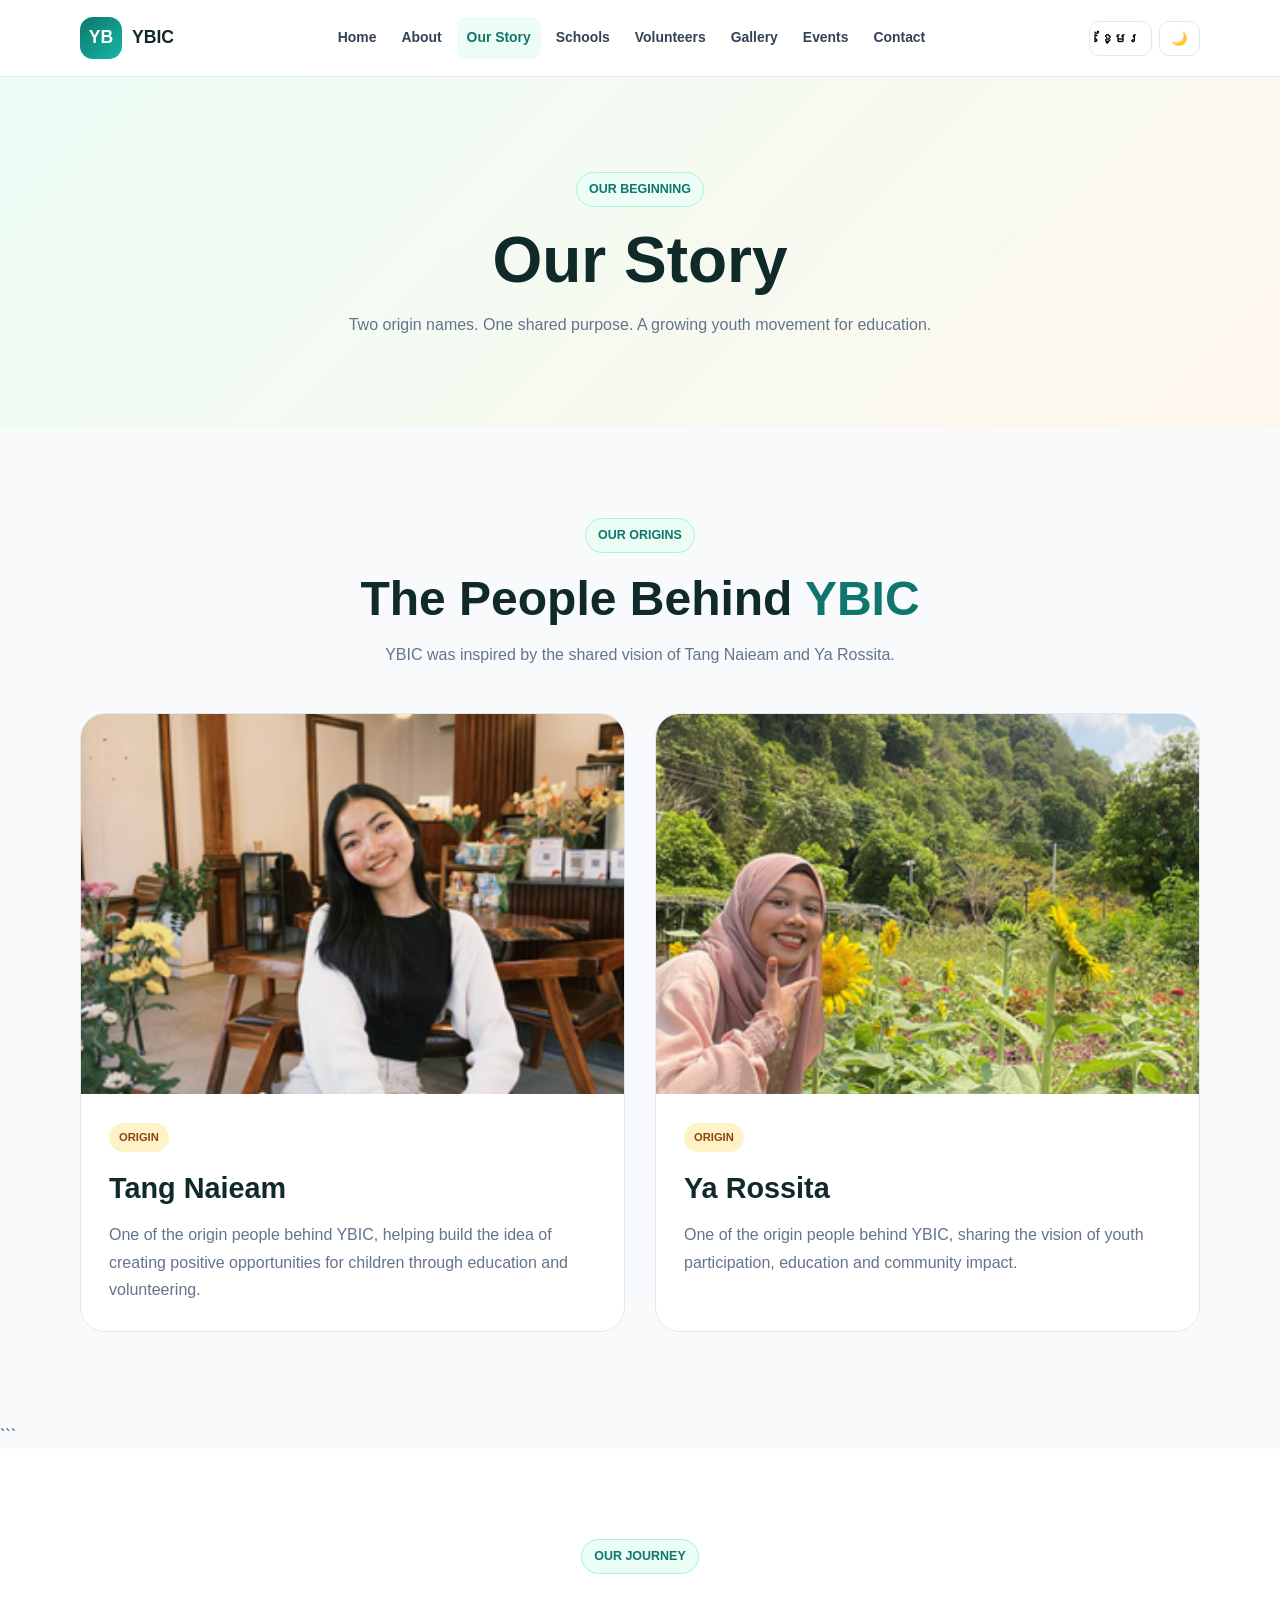
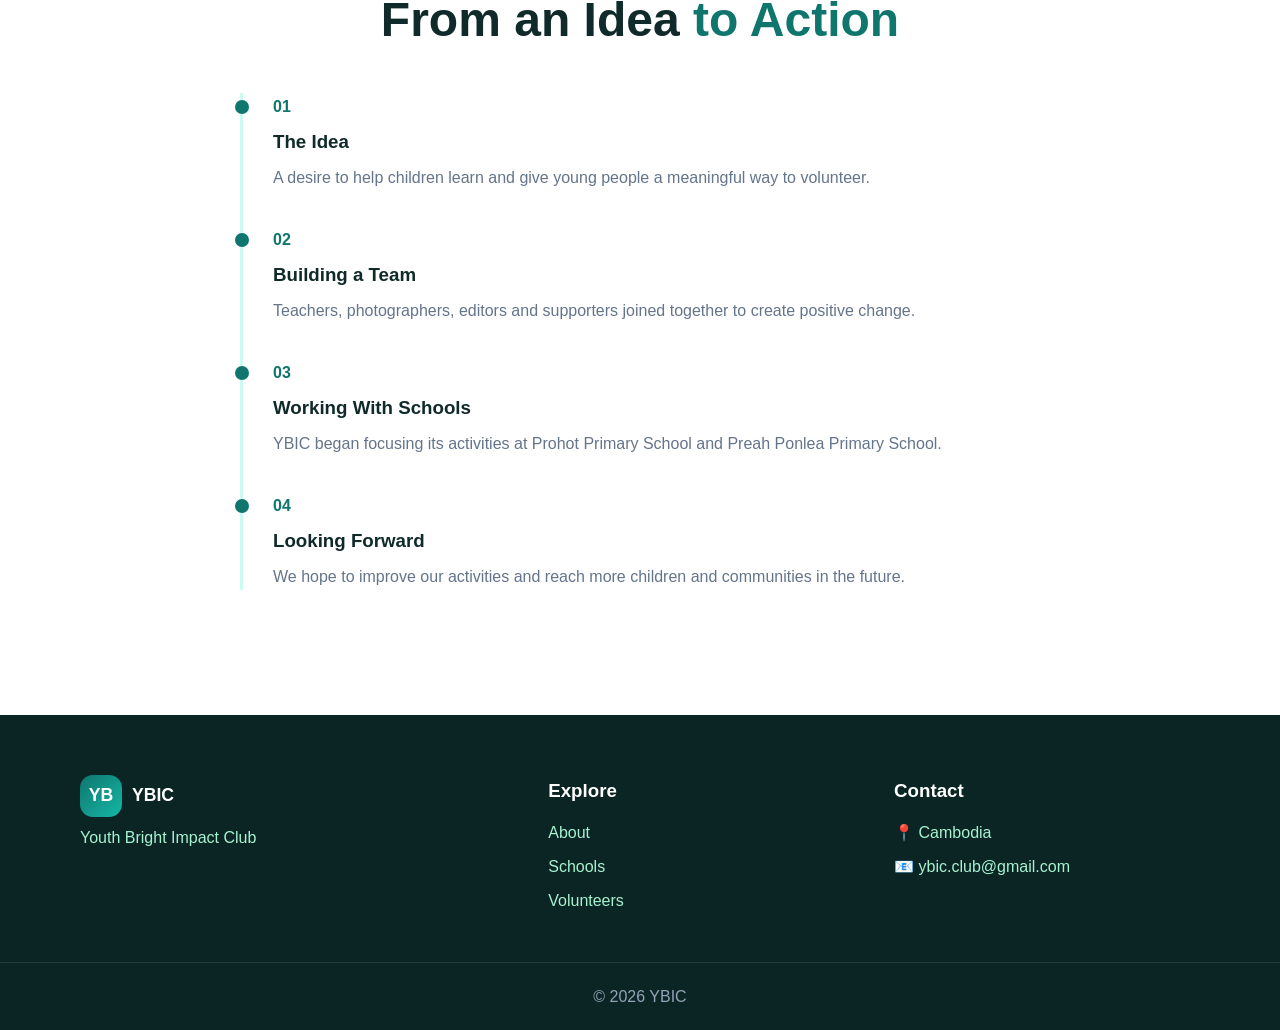
<file: story.html>
<!DOCTYPE html>
<html lang="en">

<head>

<meta charset="UTF-8">

<meta name="viewport"
      content="width=device-width, initial-scale=1.0">

<title>Our Story | YBIC</title>

<link rel="stylesheet" href="style.css">

</head>

<body>

<header>

<div class="container navbar">

<a href="index.html" class="logo">

<span class="logo-icon">YB</span>

YBIC

</a>

<nav>

<ul class="nav-links" id="navLinks">

<li><a href="index.html">Home</a></li>

<li><a href="about.html">About</a></li>

<li><a href="story.html"
       class="active">
Our Story
</a></li>

<li><a href="schools.html">
Schools
</a></li>

<li><a href="volunteers.html">
Volunteers
</a></li>

<li><a href="gallery.html">
Gallery
</a></li>

<li><a href="events.html">
Events
</a></li>

<li><a href="contact.html">
Contact
</a></li>

</ul>

</nav>

<div class="nav-buttons">

<button id="languageBtn">ខ្មែរ</button>

<button id="darkModeBtn">🌙</button>

<button id="menuBtn"
        class="menu-btn">
☰
</button>

</div>

</div>

</header>


<section class="page-hero">

<div class="container">

<span class="badge">
OUR BEGINNING
</span>

<h1>Our Story</h1>

<p>
Two origin names. One shared purpose.
A growing youth movement for education.
</p>

</div>

</section>



<!-- ================= OUR ORIGINS ================= -->

<section class="section">

    <div class="container">

        <div class="section-title">

            <span class="badge">OUR ORIGINS</span>

            <h2>
                The People Behind
                <span>YBIC</span>
            </h2>

            <p>
                YBIC was inspired by the shared vision of
                Tang Naieam and Ya Rossita.
            </p>

        </div>


        <div class="origin-grid">

            <!-- Tang Naieam -->

            <div class="origin-card">

                <div class="origin-photo">

                    <img
                        src="./co1.png"
                        alt="Tang Naieam"
                    >

                </div>

                <div class="origin-info">

                    <span class="small-badge">
                        ORIGIN
                    </span>

                    <h2>
                        Tang Naieam
                    </h2>

                    <p>
                        One of the origin people behind YBIC,
                        helping build the idea of creating
                        positive opportunities for children
                        through education and volunteering.
                    </p>

                </div>

            </div>


            <!-- Ya Rossita -->

            <div class="origin-card">

                <div class="origin-photo">

                    <img
                        src="./co2.png"
                        alt="Ya Rossita"
                    >

                </div>

                <div class="origin-info">

                    <span class="small-badge">
                        ORIGIN
                    </span>

                    <h2>
                        Ya Rossita
                    </h2>

                    <p>
                        One of the origin people behind YBIC,
                        sharing the vision of youth participation,
                        education and community impact.
                    </p>

                </div>

            </div>

        </div>

    </div>

</section>
```



<section class="light-section">

<div class="container">

<div class="section-title">

<span class="badge">
OUR JOURNEY
</span>

<h2>
From an Idea
<span>to Action</span>
</h2>

</div>


<div class="timeline">

<div class="timeline-item">

<span>01</span>

<h3>The Idea</h3>

<p>
A desire to help children learn and give young people
a meaningful way to volunteer.
</p>

</div>


<div class="timeline-item">

<span>02</span>

<h3>Building a Team</h3>

<p>
Teachers, photographers, editors and supporters
joined together to create positive change.
</p>

</div>


<div class="timeline-item">

<span>03</span>

<h3>Working With Schools</h3>

<p>
YBIC began focusing its activities at Prohot Primary
School and Preah Ponlea Primary School.
</p>

</div>


<div class="timeline-item">

<span>04</span>

<h3>Looking Forward</h3>

<p>
We hope to improve our activities and reach more
children and communities in the future.
</p>

</div>

</div>

</div>

</section>


<footer>

<div class="container footer-grid">

<div>

<div class="footer-logo">
<span class="logo-icon">YB</span>
YBIC
</div>

<p>
Youth Bright Impact Club
</p>

</div>

<div>

<h3>Explore</h3>

<a href="about.html">About</a>

<a href="schools.html">Schools</a>

<a href="volunteers.html">Volunteers</a>

</div>

<div>

<h3>Contact</h3>

<p>📍 Cambodia</p>

<p>📧 ybic.club@gmail.com</p>

</div>

</div>

<div class="copyright">

© <span id="year"></span> YBIC

</div>

</footer>

<script src="script.js"></script>

</body>

</html>
</file>
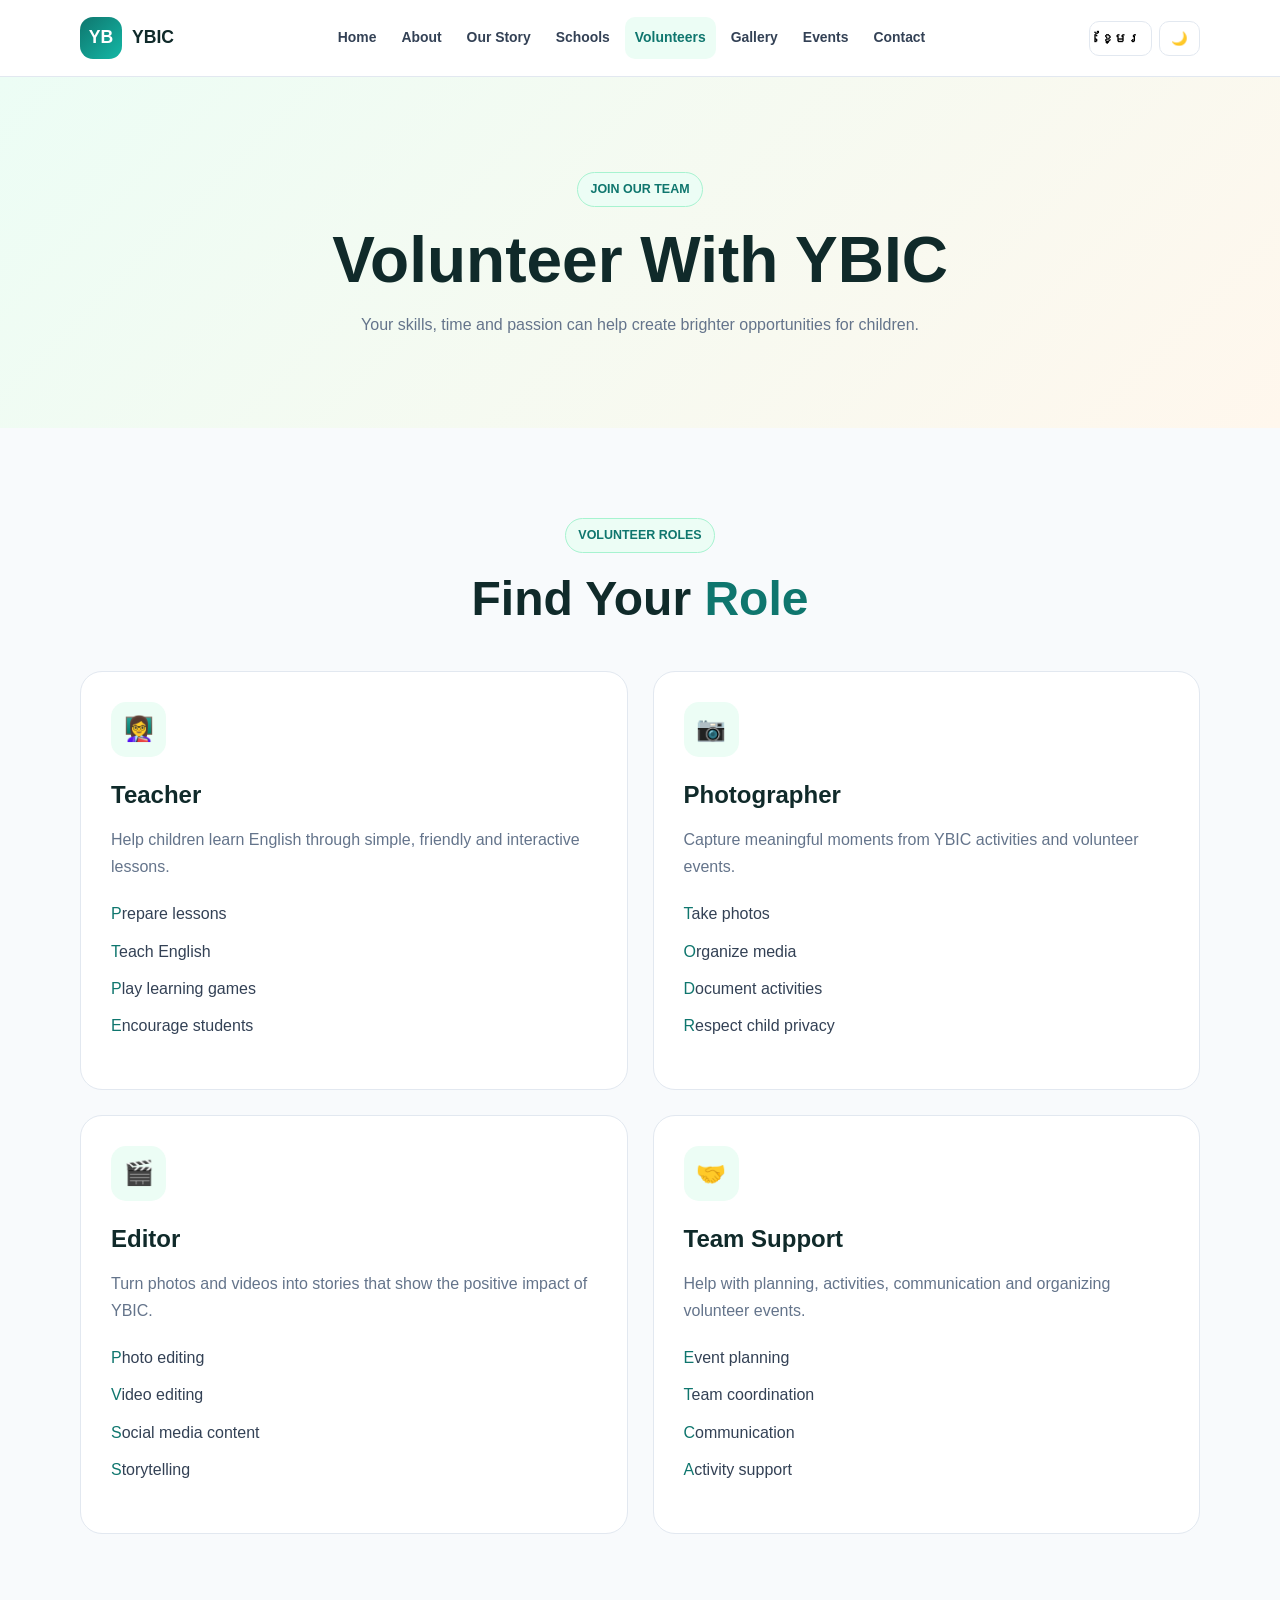
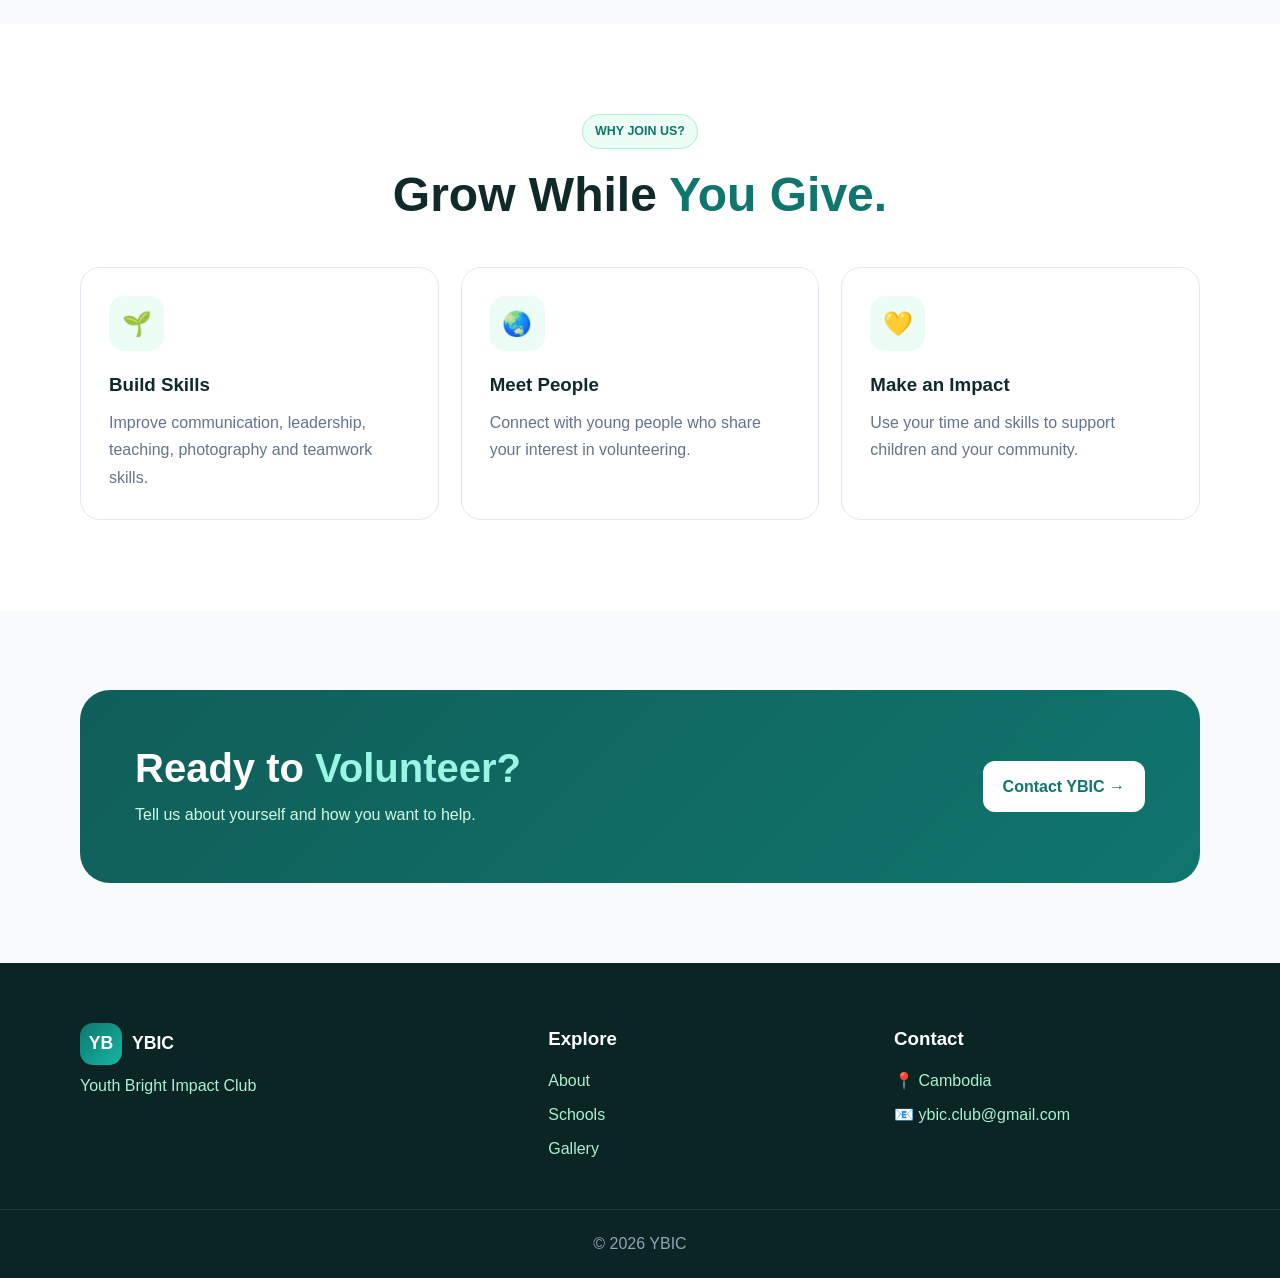
<file: volunteers.html>
<!DOCTYPE html>
<html lang="en">

<head>

<meta charset="UTF-8">

<meta name="viewport"
content="width=device-width, initial-scale=1.0">

<title>Volunteers | YBIC</title>

<link rel="stylesheet"
href="style.css">

</head>

<body>

<header>

<div class="container navbar">

<a href="index.html"
class="logo">

<span class="logo-icon">YB</span>
YBIC

</a>

<nav>

<ul class="nav-links"
id="navLinks">

<li><a href="index.html">
Home
</a></li>

<li><a href="about.html">
About
</a></li>

<li><a href="story.html">
Our Story
</a></li>

<li><a href="schools.html">
Schools
</a></li>

<li><a href="volunteers.html"
class="active">
Volunteers
</a></li>

<li><a href="gallery.html">
Gallery
</a></li>

<li><a href="events.html">
Events
</a></li>

<li><a href="contact.html">
Contact
</a></li>

</ul>

</nav>

<div class="nav-buttons">

<button id="languageBtn">
ខ្មែរ
</button>

<button id="darkModeBtn">
🌙
</button>

<button id="menuBtn"
class="menu-btn">
☰
</button>

</div>

</div>

</header>


<section class="page-hero">

<div class="container">

<span class="badge">
JOIN OUR TEAM
</span>

<h1>
Volunteer With YBIC
</h1>

<p>
Your skills, time and passion can help create
brighter opportunities for children.
</p>

</div>

</section>


<section class="section">

<div class="container">

<div class="section-title">

<span class="badge">
VOLUNTEER ROLES
</span>

<h2>
Find Your
<span>Role</span>
</h2>

</div>


<div class="volunteer-grid">


<div class="volunteer-card">

<div class="card-icon">
👩‍🏫
</div>

<h2>
Teacher
</h2>

<p>
Help children learn English through simple,
friendly and interactive lessons.
</p>

<ul class="check-list">

<li>Prepare lessons</li>

<li>Teach English</li>

<li>Play learning games</li>

<li>Encourage students</li>

</ul>

</div>


<div class="volunteer-card">

<div class="card-icon">
📷
</div>

<h2>
Photographer
</h2>

<p>
Capture meaningful moments from YBIC activities
and volunteer events.
</p>

<ul class="check-list">

<li>Take photos</li>

<li>Organize media</li>

<li>Document activities</li>

<li>Respect child privacy</li>

</ul>

</div>


<div class="volunteer-card">

<div class="card-icon">
🎬
</div>

<h2>
Editor
</h2>

<p>
Turn photos and videos into stories that show
the positive impact of YBIC.
</p>

<ul class="check-list">

<li>Photo editing</li>

<li>Video editing</li>

<li>Social media content</li>

<li>Storytelling</li>

</ul>

</div>


<div class="volunteer-card">

<div class="card-icon">
🤝
</div>

<h2>
Team Support
</h2>

<p>
Help with planning, activities, communication
and organizing volunteer events.
</p>

<ul class="check-list">

<li>Event planning</li>

<li>Team coordination</li>

<li>Communication</li>

<li>Activity support</li>

</ul>

</div>


</div>

</div>

</section>


<section class="light-section">

<div class="container">

<div class="section-title">

<span class="badge">
WHY JOIN US?
</span>

<h2>
Grow While
<span>You Give.</span>
</h2>

</div>


<div class="cards">

<div class="card">

<div class="card-icon">
🌱
</div>

<h3>
Build Skills
</h3>

<p>
Improve communication, leadership, teaching,
photography and teamwork skills.
</p>

</div>


<div class="card">

<div class="card-icon">
🌏
</div>

<h3>
Meet People
</h3>

<p>
Connect with young people who share your
interest in volunteering.
</p>

</div>


<div class="card">

<div class="card-icon">
💛
</div>

<h3>
Make an Impact
</h3>

<p>
Use your time and skills to support children
and your community.
</p>

</div>

</div>

</div>

</section>


<section class="join-section">

<div class="container join-box">

<div>

<h2>
Ready to
<span>Volunteer?</span>
</h2>

<p>
Tell us about yourself and how you want to help.
</p>

</div>

<a href="contact.html"
class="btn btn-white">

Contact YBIC →

</a>

</div>

</section>


<footer>

<div class="container footer-grid">

<div>

<div class="footer-logo">

<span class="logo-icon">YB</span>
YBIC

</div>

<p>
Youth Bright Impact Club
</p>

</div>


<div>

<h3>Explore</h3>

<a href="about.html">
About
</a>

<a href="schools.html">
Schools
</a>

<a href="gallery.html">
Gallery
</a>

</div>


<div>

<h3>Contact</h3>

<p>📍 Cambodia</p>

<p>📧 ybic.club@gmail.com</p>

</div>

</div>


<div class="copyright">

© <span id="year"></span>
YBIC

</div>

</footer>


<script src="script.js"></script>

</body>

</html>
</file>
<file: style.css>
/* =========================================
   YBIC WEBSITE
   MAIN CSS
========================================= */

:root {

    --primary: #0f766e;

    --primary-dark: #115e59;

    --secondary: #f59e0b;

    --dark: #102a2a;

    --text: #334155;

    --muted: #64748b;

    --background: #f8fafc;

    --white: #ffffff;

    --light-green: #ecfdf5;

    --border: #e2e8f0;

    --shadow:
        0 15px 40px rgba(15, 118, 110, 0.12);

    --radius: 20px;

}


/* RESET */

* {

    margin: 0;

    padding: 0;

    box-sizing: border-box;

}


html {

    scroll-behavior: smooth;

}


body {

    font-family:
        Inter,
        "Noto Sans Khmer",
        sans-serif;

    background:
        var(--background);

    color:
        var(--text);

    line-height:
        1.7;

}


body.khmer {

    font-family:
        "Noto Sans Khmer",
        sans-serif;

}


img {

    max-width: 100%;

    display: block;

}


a {

    text-decoration: none;

    color: inherit;

}


/* CONTAINER */

.container {

    width: 92%;

    max-width: 1120px;

    margin: auto;

}


/* =========================================
   NAVBAR
========================================= */

header {

    position: sticky;

    top: 0;

    z-index: 999;

    background:
        rgba(255,255,255,0.95);

    backdrop-filter:
        blur(15px);

    border-bottom:
        1px solid var(--border);

}


.navbar {

    min-height: 76px;

    display: flex;

    align-items: center;

    justify-content: space-between;

    gap: 20px;

}


.logo {

    display: flex;

    align-items: center;

    gap: 10px;

    font-size: 1.1rem;

    font-weight: 800;

    color: var(--dark);

}


.logo-icon {

    width: 42px;

    height: 42px;

    border-radius: 13px;

    display: grid;

    place-items: center;

    color: white;

    background:
        linear-gradient(
            135deg,
            var(--primary),
            #14b8a6
        );

}


.nav-links {

    display: flex;

    align-items: center;

    gap: 5px;

    list-style: none;

}


.nav-links a {

    display: block;

    padding: 9px 10px;

    border-radius: 10px;

    font-size: .87rem;

    font-weight: 700;

}


.nav-links a:hover,
.nav-links a.active {

    color:
        var(--primary);

    background:
        var(--light-green);

}


.nav-buttons {

    display: flex;

    gap: 7px;

}


.nav-buttons button {

    border:
        1px solid var(--border);

    background:
        white;

    padding:
        9px 11px;

    border-radius:
        10px;

    cursor:
        pointer;

    font-weight:
        700;

}


.menu-btn {

    display: none;

}


/* =========================================
   HERO
========================================= */

.hero {

    min-height:
        650px;

    display:
        flex;

    align-items:
        center;

    background:
        linear-gradient(
            120deg,
            #ecfdf5,
            #f8fafc,
            #fff7ed
        );

}


.hero-content {

    display:
        grid;

    grid-template-columns:
        1fr 1fr;

    gap:
        60px;

    align-items:
        center;

}


.badge {

    display:
        inline-block;

    background:
        var(--light-green);

    color:
        var(--primary);

    border:
        1px solid #a7f3d0;

    padding:
        6px 12px;

    border-radius:
        100px;

    font-size:
        .78rem;

    font-weight:
        800;

    margin-bottom:
        18px;

}


.hero h1 {

    font-size:
        clamp(2.8rem, 6vw, 5rem);

    line-height:
        1.05;

    color:
        var(--dark);

    letter-spacing:
        -2px;

}


.hero h1 span {

    display:
        block;

    color:
        var(--primary);

}


.hero p {

    margin:
        22px 0;

    max-width:
        620px;

    color:
        var(--muted);

    font-size:
        1.08rem;

}


.hero-buttons {

    display:
        flex;

    gap:
        12px;

    flex-wrap:
        wrap;

}


.btn {

    display:
        inline-flex;

    align-items:
        center;

    justify-content:
        center;

    padding:
        12px 20px;

    border-radius:
        12px;

    font-weight:
        800;

    border:
        none;

    cursor:
        pointer;

    transition:
        .25s;

}


.btn:hover {

    transform:
        translateY(-3px);

}


.btn-primary {

    background:
        var(--primary);

    color:
        white;

}


.btn-secondary {

    background:
        white;

    border:
        1px solid var(--border);

    color:
        var(--dark);

}


.btn-white {

    background:
        white;

    color:
        var(--primary);

}


.hero-image {

    border-radius:
        28px;

    overflow:
        hidden;

    box-shadow:
        var(--shadow);

}


.hero-image img {

    width:
        100%;

    height:
        470px;

    object-fit:
        cover;

}


/* =========================================
   STATS
========================================= */

.stats-section {

    margin-top:
        -40px;

    position:
        relative;

    z-index:
        2;

}


.stats {

    display:
        grid;

    grid-template-columns:
        repeat(4, 1fr);

    gap:
        15px;

}


.stat-card {

    background:
        white;

    padding:
        25px;

    text-align:
        center;

    border-radius:
        18px;

    box-shadow:
        var(--shadow);

    border:
        1px solid var(--border);

}


.stat-card h2 {

    color:
        var(--primary);

    font-size:
        2rem;

}


.stat-card p {

    color:
        var(--muted);

}


/* =========================================
   SECTIONS
========================================= */

.section {

    padding:
        90px 0;

}


.light-section {

    padding:
        90px 0;

    background:
        white;

}


.section-title {

    text-align:
        center;

    max-width:
        720px;

    margin:
        0 auto 45px;

}


.section-title h2 {

    font-size:
        clamp(2rem, 4vw, 3rem);

    color:
        var(--dark);

    line-height:
        1.15;

    margin-bottom:
        15px;

}


.section-title h2 span,
.two-column h2 span,
.mission-text h2 span,
.join-box h2 span {

    color:
        var(--primary);

}


.section-title p {

    color:
        var(--muted);

}


/* =========================================
   CARDS
========================================= */

.cards {

    display:
        grid;

    grid-template-columns:
        repeat(3, 1fr);

    gap:
        22px;

}


.card {

    background:
        white;

    border:
        1px solid var(--border);

    border-radius:
        var(--radius);

    padding:
        28px;

    transition:
        .25s;

}


.card:hover,
.volunteer-card:hover {

    transform:
        translateY(-6px);

    box-shadow:
        var(--shadow);

}


.card-icon {

    width:
        55px;

    height:
        55px;

    display:
        grid;

    place-items:
        center;

    background:
        var(--light-green);

    border-radius:
        15px;

    font-size:
        1.5rem;

    margin-bottom:
        18px;

}


.card h3 {

    color:
        var(--dark);

    margin-bottom:
        8px;

}


.card p {

    color:
        var(--muted);

}


/* =========================================
   MISSION
========================================= */

.mission {

    padding:
        90px 0;

    background:
        white;

}


.mission-content {

    display:
        grid;

    grid-template-columns:
        1fr 1fr;

    gap:
        55px;

    align-items:
        center;

}


.mission-image {

    overflow:
        hidden;

    border-radius:
        25px;

}


.mission-image img {

    height:
        430px;

    width:
        100%;

    object-fit:
        cover;

}


.mission-text h2 {

    font-size:
        2.7rem;

    line-height:
        1.15;

    color:
        var(--dark);

}


.mission-text p {

    margin:
        18px 0;

    color:
        var(--muted);

}


.mission-text ul,
.check-list {

    list-style:
        none;

    margin:
        20px 0;

}


.mission-text li,
.check-list li {

    margin:
        10px 0;

}


.mission-text li::first-letter,
.check-list li::first-letter {

    color:
        var(--primary);

}


/* =========================================
   SCHOOLS
========================================= */

.school-grid {

    display:
        grid;

    grid-template-columns:
        repeat(2, 1fr);

    gap:
        25px;

}


.school-card {

    background:
        white;

    overflow:
        hidden;

    border-radius:
        22px;

    border:
        1px solid var(--border);

    transition:
        .25s;

}


.school-card:hover {

    transform:
        translateY(-5px);

    box-shadow:
        var(--shadow);

}


.school-card img {

    width:
        100%;

    height:
        240px;

    object-fit:
        cover;

}


.school-content {

    padding:
        25px;

}


.small-badge {

    display:
        inline-block;

    padding:
        5px 10px;

    border-radius:
        50px;

    background:
        #fef3c7;

    color:
        #92400e;

    font-size:
        .7rem;

    font-weight:
        800;

}


.school-content h3,
.school-content h2 {

    margin:
        12px 0;

    color:
        var(--dark);

}


.school-content p {

    color:
        var(--muted);

}


.school-content a {

    display:
        inline-block;

    margin-top:
        15px;

    color:
        var(--primary);

    font-weight:
        800;

}


/* =========================================
   JOIN
========================================= */

.join-section {

    padding:
        80px 0;

}


.join-box {

    padding:
        55px;

    border-radius:
        30px;

    color:
        white;

    background:
        linear-gradient(
            135deg,
            var(--primary-dark),
            var(--primary)
        );

    display:
        flex;

    align-items:
        center;

    justify-content:
        space-between;

    gap:
        30px;

}


.join-box h2 {

    color:
        white;

    font-size:
        2.5rem;

    line-height:
        1.15;

}


.join-box h2 span {

    color:
        #99f6e4;

}


.join-box p {

    color:
        #d1fae5;

    margin-top:
        10px;

    max-width:
        650px;

}


/* =========================================
   PAGE HERO
========================================= */

.page-hero {

    text-align:
        center;

    padding:
        95px 0 75px;

    background:
        linear-gradient(
            135deg,
            #ecfdf5,
            #fff7ed
        );

}


.page-hero h1 {

    font-size:
        clamp(2.5rem, 5vw, 4rem);

    color:
        var(--dark);

    line-height:
        1.1;

}


.page-hero p {

    max-width:
        700px;

    margin:
        15px auto;

    color:
        var(--muted);

}


/* =========================================
   TWO COLUMNS
========================================= */

.two-column {

    display:
        grid;

    grid-template-columns:
        1fr 1fr;

    gap:
        60px;

    align-items:
        center;

}


.two-column h2 {

    font-size:
        2.8rem;

    line-height:
        1.15;

    color:
        var(--dark);

}


.two-column p {

    color:
        var(--muted);

    margin:
        15px 0;

}


.image-box {

    border-radius:
        25px;

    overflow:
        hidden;

}


.image-box img {

    width:
        100%;

    height:
        430px;

    object-fit:
        cover;

}


/* =========================================
   TIMELINE
========================================= */

.timeline {

    max-width:
        800px;

    margin:
        auto;

    border-left:
        3px solid #ccfbf1;

    padding-left:
        30px;

}


.timeline-item {

    position:
        relative;

    margin-bottom:
        35px;

}


.timeline-item::before {

    content:
        "";

    position:
        absolute;

    width:
        14px;

    height:
        14px;

    background:
        var(--primary);

    border-radius:
        50%;

    left:
        -38px;

    top:
        7px;

}


.timeline-item span {

    color:
        var(--primary);

    font-weight:
        800;

}


.timeline-item h3 {

    margin:
        6px 0;

    color:
        var(--dark);

}


.timeline-item p {

    color:
        var(--muted);

}


/* =========================================
   VOLUNTEERS
========================================= */

.volunteer-grid {

    display:
        grid;

    grid-template-columns:
        repeat(2, 1fr);

    gap:
        25px;

}


.volunteer-card {

    background:
        white;

    padding:
        30px;

    border-radius:
        22px;

    border:
        1px solid var(--border);

    transition:
        .25s;

}


.volunteer-card h2 {

    color:
        var(--dark);

}


.volunteer-card p {

    color:
        var(--muted);

    margin:
        10px 0;

}


/* =========================================
   GALLERY
========================================= */

.gallery-grid {

    display:
        grid;

    grid-template-columns:
        repeat(3, 1fr);

    gap:
        15px;

}


.gallery-grid img {

    width:
        100%;

    height:
        260px;

    object-fit:
        cover;

    border-radius:
        18px;

    transition:
        .3s;

}


.gallery-grid img:hover {

    transform:
        scale(1.03);

}


/* =========================================
   CONTACT
========================================= */

.contact-grid {

    display:
        grid;

    grid-template-columns:
        1fr 1fr;

    gap:
        25px;

}


.contact-card {

    background:
        white;

    padding:
        32px;

    border:
        1px solid var(--border);

    border-radius:
        22px;

}


.contact-card h2 {

    color:
        var(--dark);

    margin-bottom:
        15px;

}


.contact-card > p {

    color:
        var(--muted);

}


.form-group {

    margin-bottom:
        17px;

}


.form-group label {

    display:
        block;

    font-weight:
        700;

    color:
        var(--dark);

    margin-bottom:
        6px;

}


input,
textarea,
select {

    width:
        100%;

    padding:
        13px;

    border:
        1px solid var(--border);

    border-radius:
        10px;

    font-family:
        inherit;

    outline:
        none;

}


textarea {

    min-height:
        150px;

    resize:
        vertical;

}


input:focus,
textarea:focus,
select:focus {

    border-color:
        var(--primary);

    box-shadow:
        0 0 0 3px #ccfbf1;

}


.contact-info {

    margin-top:
        25px;

}


.contact-item {

    display:
        flex;

    gap:
        14px;

    margin:
        18px 0;

}


.contact-item > span {

    font-size:
        1.4rem;

}


.contact-item strong {

    color:
        var(--dark);

}


.contact-item p {

    color:
        var(--muted);

}


.notice {

    background:
        var(--light-green);

    border:
        1px solid #a7f3d0;

    padding:
        16px;

    border-radius:
        13px;

    margin-top:
        20px;

}


/* =========================================
   FOOTER
========================================= */

footer {

    background:
        #0b2524;

    color:
        #d1fae5;

    padding:
        60px 0 20px;

}


.footer-grid {

    display:
        grid;

    grid-template-columns:
        1.4fr 1fr 1fr;

    gap:
        40px;

}


.footer-logo {

    display:
        flex;

    align-items:
        center;

    gap:
        10px;

    color:
        white;

    font-weight:
        800;

    font-size:
        1.1rem;

}


footer h3 {

    color:
        white;

    margin-bottom:
        12px;

}


footer a {

    display:
        block;

    color:
        #a7f3d0;

    margin:
        7px 0;

}


footer p {

    color:
        #a7f3d0;

    margin:
        7px 0;

}


.copyright {

    text-align:
        center;

    border-top:
        1px solid rgba(255,255,255,.1);

    margin-top:
        40px;

    padding-top:
        20px;

    color:
        #94a3b8;

}


/* =========================================
   TOAST
========================================= */

#toast {

    position:
        fixed;

    bottom:
        25px;

    right:
        25px;

    background:
        #102a2a;

    color:
        white;

    padding:
        15px 20px;

    border-radius:
        12px;

    display:
        none;

    z-index:
        2000;

}


/* =========================================
   DARK MODE
========================================= */

body.dark {

    --background:
        #071817;

    --dark:
        #ecfdf5;

    --text:
        #d1d5db;

    --muted:
        #94a3b8;

    --border:
        #23413f;

}


body.dark header {

    background:
        rgba(7,24,23,.95);

}


body.dark .nav-links {

    background:
        #071817;

}


body.dark .nav-buttons button {

    background:
        #102a2a;

    color:
        white;

}


body.dark .card,
body.dark .school-card,
body.dark .volunteer-card,
body.dark .contact-card,
body.dark .stat-card {

    background:
        #0e2423;

}


body.dark .hero,
body.dark .page-hero {

    background:
        linear-gradient(
            120deg,
            #092b28,
            #10201f,
            #2a2010
        );

}


body.dark .light-section,
body.dark .mission {

    background:
        #0b2524;

}


body.dark input,
body.dark textarea,
body.dark select {

    background:
        #102a2a;

    color:
        white;

}


/* =========================================
   RESPONSIVE
========================================= */

@media(max-width: 950px) {

    .nav-links {

        position:
            absolute;

        top:
            76px;

        left:
            0;

        right:
            0;

        background:
            white;

        display:
            none;

        flex-direction:
            column;

        padding:
            20px;

        border-bottom:
            1px solid var(--border);

    }


    .nav-links.open {

        display:
            flex;

    }


    .menu-btn {

        display:
            block;

    }


    .hero-content,
    .mission-content,
    .two-column,
    .contact-grid {

        grid-template-columns:
            1fr;

    }


    .cards {

        grid-template-columns:
            1fr 1fr;

    }


    .stats {

        grid-template-columns:
            1fr 1fr;

    }


    .footer-grid {

        grid-template-columns:
            1fr 1fr;

    }

}


@media(max-width:650px) {

    .hero {

        padding:
            70px 0;

    }


    .hero h1 {

        font-size:
            2.8rem;

    }


    .hero-image img {

        height:
            330px;

    }


    .cards,
    .school-grid,
    .volunteer-grid,
    .gallery-grid,
    .footer-grid {

        grid-template-columns:
            1fr;

    }


    .stats {

        grid-template-columns:
            1fr 1fr;

    }


    .join-box {

        flex-direction:
            column;

        align-items:
            flex-start;

        padding:
            35px 25px;

    }


    .join-box h2 {

        font-size:
            2rem;

    }


    .section {

        padding:
            65px 0;

    }


    .page-hero {

        padding:
            70px 0;

    }

}

/* =========================================
   ORIGIN PEOPLE
========================================= */

.origin-grid {

    display: grid;

    grid-template-columns: repeat(2, 1fr);

    gap: 30px;

    margin-top: 30px;
}


.origin-card {

    background: white;

    border: 1px solid var(--border);

    border-radius: 25px;

    overflow: hidden;

    transition: 0.3s;

}


.origin-card:hover {

    transform: translateY(-8px);

    box-shadow: var(--shadow);

}


.origin-photo {

    width: 100%;

    height: 380px;

    overflow: hidden;

}


.origin-photo img {

    width: 100%;

    height: 100%;

    object-fit: cover;

    transition: 0.4s;

}


.origin-card:hover .origin-photo img {

    transform: scale(1.05);

}


.origin-info {

    padding: 28px;

}


.origin-info h2 {

    color: var(--dark);

    font-size: 1.8rem;

    margin: 12px 0 8px;

}


.origin-info p {

    color: var(--muted);

    line-height: 1.7;

}


/* MOBILE */

@media (max-width: 700px) {

    .origin-grid {

        grid-template-columns: 1fr;

    }

    .origin-photo {

        height: 350px;

    }

}
</file>
